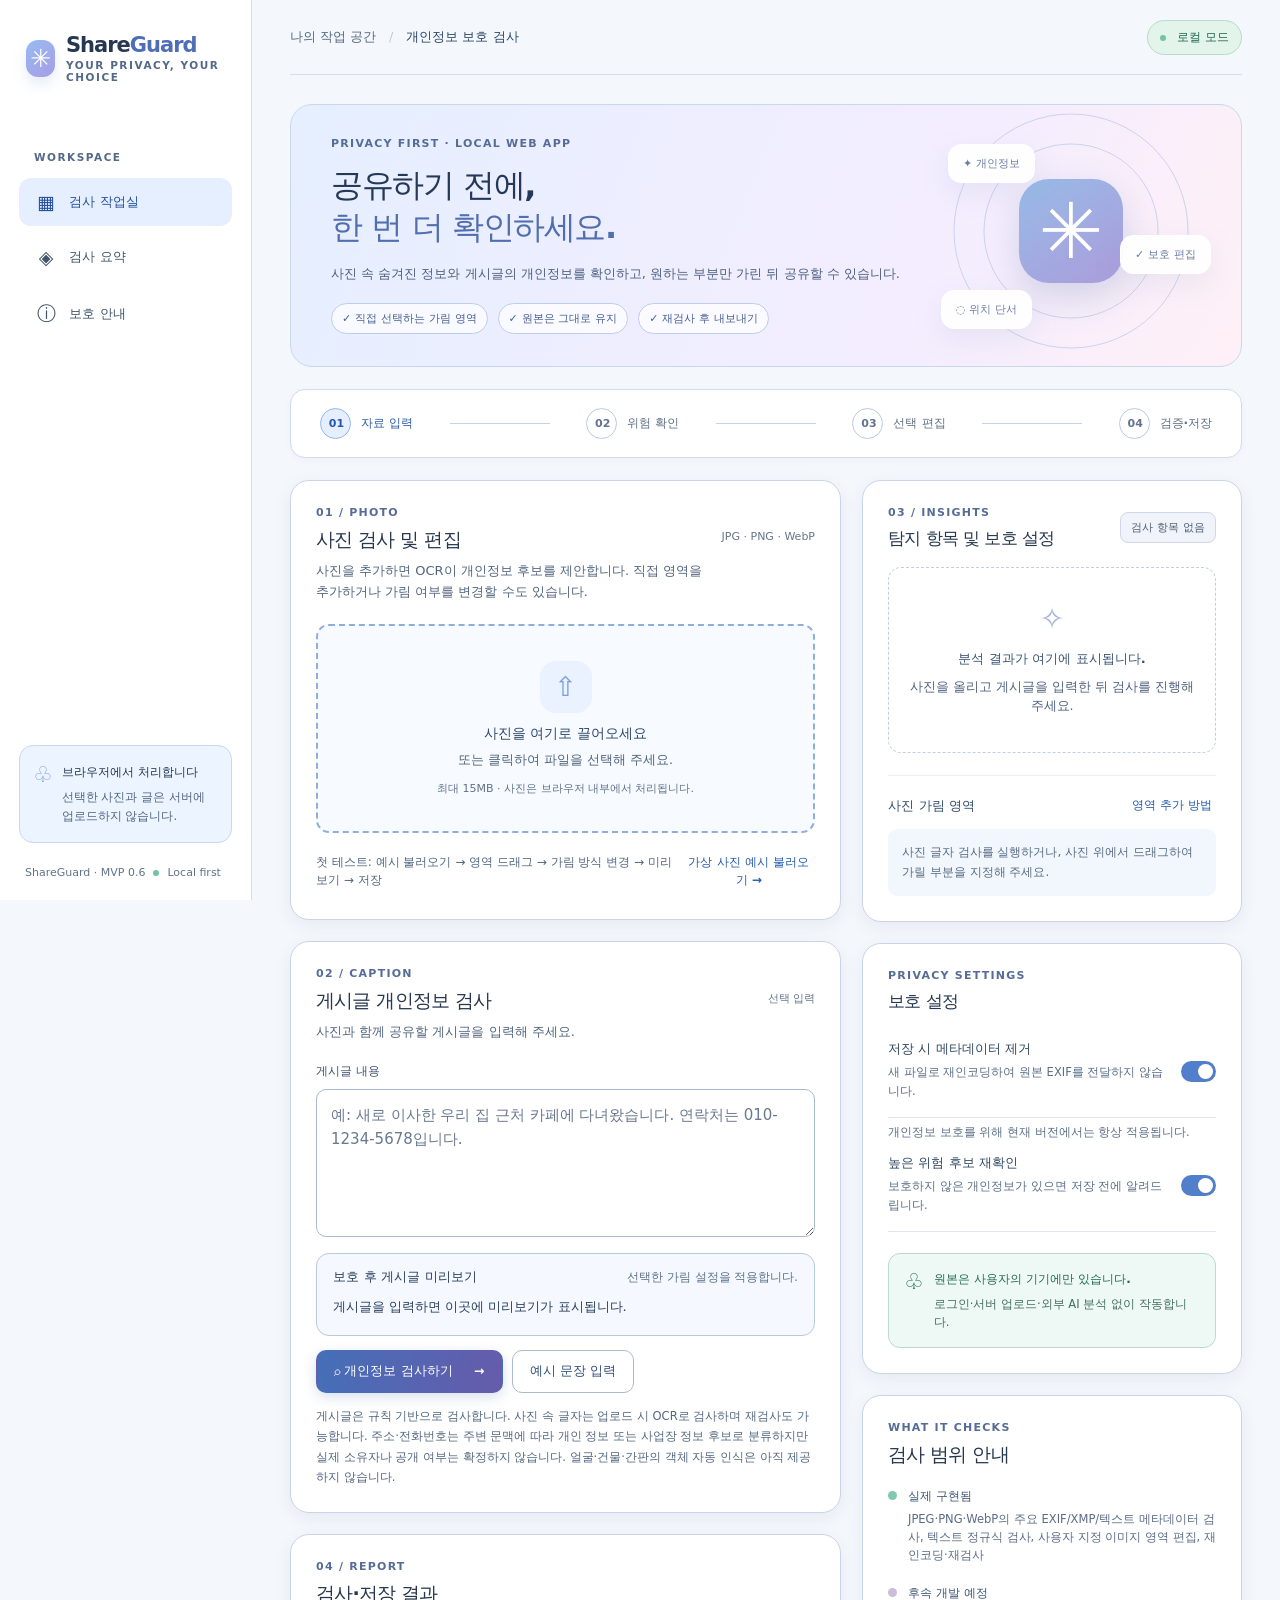
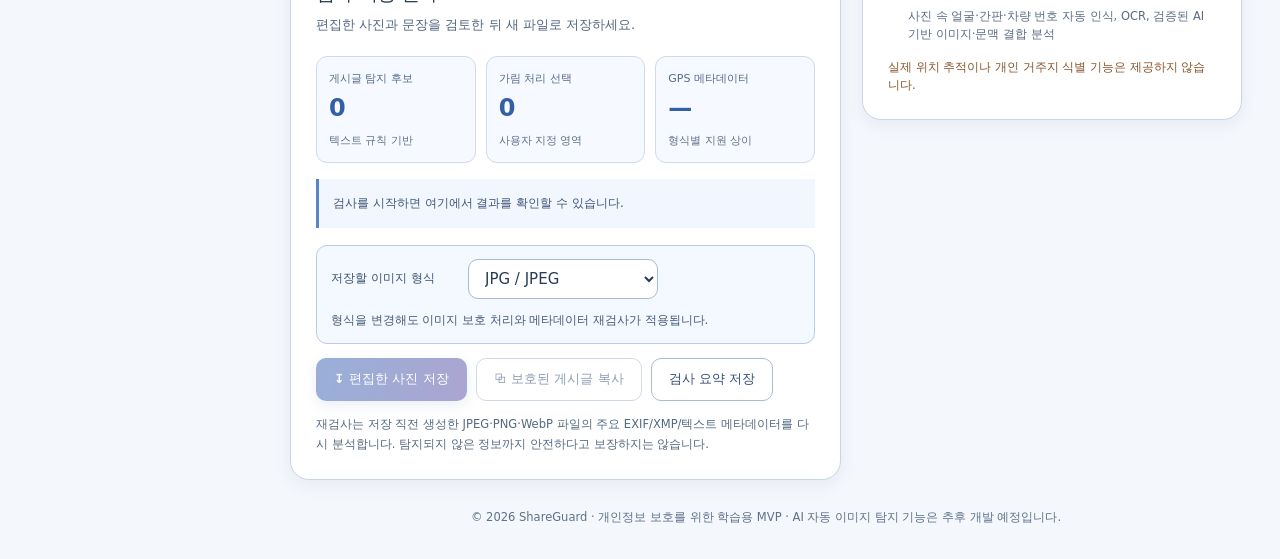
<file: index.html>
<!doctype html>
<html lang="ko">
<head>
  <meta charset="UTF-8" />
  <meta name="viewport" content="width=device-width,initial-scale=1" />
  <meta name="description" content="ShareGuard — 사진과 게시글의 개인정보 노출 단서를 검사하고, 공유 전 선택적으로 보호하는 웹앱" />
  <title>ShareGuard — 공유 전 개인정보 보호</title>
  <style>
:root{font-family:Pretendard,'Apple SD Gothic Neo','Malgun Gothic',system-ui,sans-serif;color:#26324b;background:#f7f9fd;font-synthesis:none;text-rendering:optimizeLegibility;-webkit-font-smoothing:antialiased;font-size:14px}*{box-sizing:border-box}html{scroll-behavior:smooth}body{margin:0}button,input,textarea,select{font:inherit}button{cursor:pointer}button:disabled{cursor:not-allowed;opacity:.48}button:focus-visible,a:focus-visible,input:focus-visible,textarea:focus-visible,select:focus-visible{outline:3px solid #96bdec;outline-offset:2px}a{color:inherit;text-decoration:none}h1,h2,h3,p{margin:0}.hidden{display:none!important}.layout{display:flex;min-height:100vh}.sidebar{width:252px;flex-shrink:0;background:#fff;border-right:1px solid #e9edf6;display:flex;flex-direction:column;position:sticky;top:0;height:100vh;padding:33px 19px 21px}.brand{display:flex;align-items:center;gap:11px;padding-left:7px;font-size:21px;font-weight:850;letter-spacing:-1px;color:#2b3956}.brand-icon{display:flex;align-items:center;justify-content:center;height:37px;width:37px;color:#fff;border-radius:12px;background:linear-gradient(145deg,#97bbf1,#a79de6);font-size:25px;box-shadow:0 7px 14px #9db9e645}.brand-accent{color:#7b95db}.brand small{display:block;font-size:8px;letter-spacing:1.55px;color:#8e9bb2;font-weight:800;margin-top:2px}.sidebar-label{font-size:10px;letter-spacing:1.5px;color:#a4aebe;font-weight:850;margin:68px 15px 15px}.main-nav{display:grid;gap:7px}.nav-item{padding:13px 17px;display:flex;align-items:center;gap:13px;border-radius:12px;color:#8792a5;font-weight:650;font-size:13px}.nav-item:hover,.nav-item.active{background:#eaf2ff;color:#5480c4}.nav-icon{font-size:19px;font-weight:400;width:20px;text-align:center}.side-bottom{margin-top:auto}.private-box{display:flex;gap:9px;padding:16px 13px;background:#f0f7ff;border:1px solid #e3eefb;border-radius:14px}.private-box strong{font-size:11px}.private-box p{font-size:10px;color:#8796aa;line-height:1.65;margin-top:7px}.private-icon{color:#83a7db;font-size:22px}.version{padding:23px 6px 0;color:#a0adbe;font-size:10px;display:flex;gap:8px;align-items:center}.dot,.status-dot{display:inline-block;width:6px;height:6px;border-radius:50%;background:#72c4a5}.main{min-width:0;flex:1;max-width:1600px;margin:0 auto;padding:0 38px 24px;width:100%}.topbar{height:75px;display:flex;justify-content:space-between;align-items:center;border-bottom:1px solid #e9edf5}.breadcrumb{color:#9aa6b8;font-size:12px}.breadcrumb span{padding:0 9px;color:#c1c9d5}.breadcrumb strong{color:#556884}.status-pill{background:#eff9f4;color:#57977d;font-size:11px;padding:8px 12px;border-radius:50px;font-weight:700}.status-dot{margin-right:7px}.hero{background:linear-gradient(112deg,#e5efff 0%,#f3edff 65%,#fff0f6 100%);border:1px solid #e2eaf8;min-height:255px;border-radius:22px;display:flex;overflow:hidden;position:relative;margin-top:29px;padding:32px 40px}.hero-text{position:relative;z-index:2}.eyebrow,.section-kicker{display:block;color:#8b9cc2;font-size:10px;font-weight:850;letter-spacing:1.7px}.hero h1{font-size:32px;line-height:1.32;font-weight:850;letter-spacing:-1.4px;margin:14px 0}.hero em{font-style:normal;color:#7e91cd}.hero p{color:#74839f;font-size:12px;line-height:1.75}.hero-features{display:flex;gap:10px;flex-wrap:wrap;margin-top:17px}.hero-features span{background:#ffffff87;border:1px solid #ffffffaa;padding:7px 10px;border-radius:30px;color:#6a8abb;font-size:10px;font-weight:750}.hero-visual{margin-left:auto;position:relative;width:260px;min-width:240px}.orbit{position:absolute;border:1px solid #a4b6e185;border-radius:50%;left:50%;top:48%;transform:translate(-50%,-50%)}.orbit-1{width:235px;height:235px}.orbit-2{width:175px;height:175px}.hero-shield{position:absolute;left:50%;top:48%;transform:translate(-50%,-50%);width:104px;height:104px;border-radius:30px;background:linear-gradient(145deg,#98bbe7,#ab9cdb);box-shadow:0 14px 35px #778fbb4b;display:grid;place-items:center;color:white;font-size:77px}.hero-float{position:absolute;white-space:nowrap;background:#fffffff2;border:1px solid #ffffff;border-radius:13px;box-shadow:0 10px 28px #839bba22;padding:11px 14px;color:#6a7d9f;font-size:11px;font-weight:750}.float-a{top:7px;left:7px}.float-b{right:-10px;top:98px}.float-c{bottom:5px;left:0}.stepper{display:flex;justify-content:space-around;align-items:center;background:white;border-radius:15px;margin:22px 0;padding:18px 18px;border:1px solid #edf0f7}.step{font-size:11px;display:flex;gap:10px;align-items:center;color:#97a5bb;font-weight:750;white-space:nowrap}.step b{font-size:11px;border:1px solid #e3eaf4;padding:8px;border-radius:50%;width:31px;height:31px;text-align:center;color:#a9b8cc}.step.active{color:#6688cd}.step.active b{background:#e6efff;color:#628cda;border-color:#cee0fd}.step-line{height:1px;background:#e5eaf3;flex:1;max-width:100px;margin:0 15px}.workspace-grid{display:grid;grid-template-columns:minmax(0,1.45fr) minmax(320px,1fr);gap:21px;align-items:start}.content-column,.right-column{display:flex;flex-direction:column;gap:21px}.panel{background:white;border:1px solid #e9eef6;border-radius:19px;box-shadow:0 5px 24px #42597c07;padding:25px}.panel-head{display:flex;justify-content:space-between;align-items:start;gap:15px;margin-bottom:21px}.panel h2{font-size:19px;letter-spacing:-.8px;margin-top:8px}.panel-head p{font-size:12px;color:#9aa6b9;line-height:1.65;margin-top:7px}.optional{margin-top:24px;white-space:nowrap;font-size:10px;color:#a5afc0}.dropzone{background:#f8faff;border:2px dashed #ccdafa;border-radius:13px;padding:35px 12px;text-align:center;cursor:pointer;transition:.2s}.dropzone:hover,.dropzone.dragover{background:#eef4ff;border-color:#8cb3ef}.upload-icon{height:52px;width:52px;margin:0 auto 12px;border-radius:16px;background:#eaf1ff;display:grid;place-items:center;color:#79a0db;font-size:27px}.dropzone h3{font-size:14px;color:#516681}.dropzone p{font-size:12px;margin:9px 0;color:#8d9aae}.dropzone span{font-size:10px;color:#b0bccd}.sample-row{display:flex;justify-content:space-between;gap:8px;margin-top:16px;font-size:11px;color:#9ba7ba;align-items:center}.link-btn{background:none;border:0;padding:4px;color:#668cd0;font-size:11px;font-weight:750}.link-btn:hover{text-decoration:underline}.text-panel textarea,.text-input{width:100%;padding:13px 14px;border-radius:10px;border:1px solid #dfe6f1;background:#fcfdff;color:#43546b;outline:none;line-height:1.6}.text-panel textarea:focus,.text-input:focus{border-color:#a1bdeb;box-shadow:0 0 0 3px #d8e7fd8a}.text-panel textarea{resize:vertical;min-height:115px}.field-label{display:block;font-size:11px;font-weight:750;color:#697d99;margin:12px 0 9px}.editor-row,.download-actions{display:flex;gap:9px;flex-wrap:wrap;margin-top:14px}.primary-btn,.secondary-btn{padding:12px 17px;border-radius:10px;border:1px solid transparent;font-size:12px;font-weight:750}.primary-btn{background:linear-gradient(105deg,#7da3df,#938ad7);color:#fff;box-shadow:0 5px 14px #93a5d333}.primary-btn:hover{filter:brightness(1.04)}.primary-btn span{padding-left:17px}.secondary-btn{background:white;color:#7188af;border-color:#e0e7f1}.secondary-btn:hover{background:#f6f9ff}.privacy-help{margin-top:13px;color:#9ca9bb;font-size:10px;line-height:1.75}.insights-panel .compact{align-items:center;margin-bottom:17px}.insights-panel .compact h2{font-size:16px}.risk-badge{font-size:10px;border-radius:8px;background:#f0f3f9;color:#8996a9;padding:7px 10px;font-weight:750;white-space:nowrap}.risk-badge.risk-high{background:#fff0eb;color:#cc796c}.risk-badge.risk-mid{background:#fff7e6;color:#bb944c}.empty-insights{text-align:center;padding:33px 15px 37px;color:#a5b1c0;border:1px dashed #e8edf5;border-radius:13px}.empty-insights .spark{font-size:30px;color:#a6b6db;display:block;margin-bottom:13px}.empty-insights strong{font-size:12px;color:#7488a6}.empty-insights p{font-size:11px;margin-top:10px;line-height:1.5}.result-intro{font-size:12px;color:#6b7991;line-height:1.5}.result-intro span{color:#7491d2;font-weight:850}.result-intro p{color:#a0acbc;margin:7px 0 15px;font-size:10px}.result-subtitle,.subsection-head{font-size:12px;color:#526681;font-weight:800;margin:13px 0 11px}.meta-row{padding:9px 0;border-bottom:1px solid #f0f3f9;display:flex;justify-content:space-between;gap:9px;font-size:11px}.meta-key{color:#92a0b4;flex-shrink:0}.meta-value{color:#596d8a;text-align:right;word-break:break-word}.meta-value.high{color:#bf6e66;font-weight:800}.muted{color:#a5afbf;font-size:11px;line-height:1.6}.finding-card{border:1px solid #e9edf4;border-radius:11px;padding:12px;margin-bottom:9px}.finding-top{display:flex;justify-content:space-between;align-items:center;gap:8px;font-size:11px}.finding-top strong{color:#546a86}.finding-risk{color:#b58c4e;background:#fff8e9;border-radius:5px;padding:3px 6px;font-size:9px}.finding-risk.high{color:#bc7165;background:#fff0ec}.finding-match{margin:8px 0;color:#72849a;background:#f5f8fd;border-radius:6px;padding:6px 8px;font-size:10px;overflow-wrap:anywhere}.finding-reason{font-size:11px;color:#8998ab;line-height:1.6}.finding-check{display:flex;align-items:center;gap:8px;font-size:11px;color:#6884b1;margin-top:11px;cursor:pointer}.finding-check input,.region-item input{accent-color:#729bd7;width:15px;height:15px;cursor:pointer}.context-notice{background:#fff8eb;border:1px solid #f0e2c3;color:#9e7e48;font-size:11px;padding:12px;border-radius:10px;line-height:1.6}.subsection-head{display:flex;justify-content:space-between;align-items:center;border-top:1px solid #edf1f7;padding-top:17px;margin-top:22px}.empty-regions{color:#a4b0c0;font-size:11px;line-height:1.6;background:#fafcff;padding:14px;border-radius:9px}.region-item{border:1px solid #ebeff6;border-radius:10px;margin-bottom:8px;padding:11px;display:flex;gap:8px;align-items:center}.region-item.current{border-color:#aec8f2;background:#f9fbff}.region-select{border:0;background:none;text-align:left;color:#506887;flex:1;font-size:11px;font-weight:750;overflow-wrap:anywhere}.region-mode-label{font-size:10px;color:#9facc0}.region-settings{margin-top:15px;padding:14px;border:1px solid #e1e9f6;border-radius:12px;background:#fafcff}.inline-settings{display:flex;justify-content:space-between;margin-top:12px;align-items:center;font-size:11px;color:#687f9d}.inline-settings input{border:0;background:none;width:42px;height:28px;cursor:pointer}.region-settings-actions{text-align:right;margin-top:12px}.tiny-warning{font-size:10px;line-height:1.6;color:#af947b;margin-top:14px}.policy-panel h2{font-size:17px;margin-bottom:13px}.switch-row{display:flex;align-items:center;justify-content:space-between;gap:9px;padding:15px 0;border-bottom:1px solid #f0f3f7;cursor:pointer}.switch-row>span:first-child{flex:1}.switch-row strong{display:block;font-size:12px;color:#526780}.switch-row small{font-size:10px;color:#a4afbf;line-height:1.7;display:block;margin-top:5px}.switch-row input{position:absolute;opacity:0;width:1px;height:1px}.switch-ui{width:35px;height:21px;flex-shrink:0;background:#d8dfeb;border-radius:20px;position:relative}.switch-ui:before{content:'';width:15px;height:15px;position:absolute;left:3px;top:3px;background:#fff;border-radius:50%;box-shadow:0 1px 2px #7775}.switch-row input:checked+.switch-ui{background:#9dbce9}.switch-row input:checked+.switch-ui:before{transform:translateX(14px)}.locked-note{color:#a7b2c0;font-size:10px;margin:7px 0 0}.privacy-ribbon{display:flex;gap:10px;border-radius:12px;padding:15px;margin-top:21px;background:#eef9f5;color:#60937f}.privacy-ribbon>span{font-size:22px}.privacy-ribbon strong{font-size:11px}.privacy-ribbon p{font-size:10px;color:#8aaa9e;line-height:1.6;margin-top:7px}.scope-item{display:flex;gap:11px;margin-top:18px}.scope-dot{width:9px;height:9px;border-radius:50%;margin-top:5px;flex-shrink:0}.scope-dot.done{background:#82c8ae}.scope-dot.planned{background:#c9bddc}.scope-item strong{font-size:11px;color:#697e98}.scope-item p{font-size:10px;color:#a3afbf;margin-top:5px;line-height:1.6}.report-cards{display:grid;grid-template-columns:repeat(3,minmax(0,1fr));gap:10px}.report-stat{background:#f7faff;padding:14px 12px;border-radius:11px}.report-stat span{color:#8497b1;font-size:10px;display:block}.report-stat strong{font-size:24px;color:#6c8ec3;display:block;margin:8px 0;font-variant-numeric:tabular-nums}.report-stat small{font-size:9px;color:#a2b1c4}.report-note{color:#7587a2;font-size:11px;background:#f9fbff;border-left:3px solid #aac3eb;margin-top:16px;padding:14px;line-height:1.7}.photo-area{border:1px solid #e9eef6;border-radius:13px;padding:13px}.photo-toolbar{display:flex;align-items:center;justify-content:space-between;gap:8px;margin-bottom:12px}.file-info{display:flex;gap:8px;align-items:center;min-width:0}.file-mark{background:#eef4fd;color:#83a1ce;border-radius:10px;padding:10px;font-size:16px}.file-info strong{display:block;color:#586f8b;font-size:11px;overflow:hidden;text-overflow:ellipsis;white-space:nowrap;max-width:210px}.file-info small{display:block;color:#a6b4c5;font-size:10px;margin-top:4px}.photo-actions{display:flex;gap:5px;flex-shrink:0}.mini-btn{padding:7px 9px;color:#7f91ad;border:1px solid #e1e8f4;background:white;border-radius:7px;font-size:10px}.mini-btn:hover{background:#f6f9ff}.danger-outline{color:#c68c8d}.editor-controls{display:flex;align-items:center;justify-content:space-between;gap:8px;margin:9px 0;flex-wrap:wrap}.mode-group{display:flex;background:#f3f6fc;border-radius:9px;padding:3px;gap:2px}.mode-btn{border:0;background:transparent;padding:9px 10px;color:#92a2b6;font-size:10px;border-radius:7px}.mode-btn.selected{background:white;color:#6d8bc6;box-shadow:0 1px 7px #627ba71a}.image-stage{position:relative;line-height:0;border-radius:10px;overflow:hidden;background:#eef2fa;touch-action:none;user-select:none;min-height:80px;cursor:crosshair}.image-stage.in-preview{cursor:default}.image-stage img{display:block;width:100%;height:auto}.image-stage .preview-canvas{display:block;width:100%;height:auto}.region-layer{position:absolute;inset:0;pointer-events:none}.region-overlay{position:absolute;border:2px dashed #f4db6e;background:#fdf0a32b}.region-overlay.active-mask{border-color:#70aff0;background:#4aa4ff24}.region-overlay.highlight{outline:2px solid #fdfdfd;outline-offset:-5px}.region-tag{position:absolute;top:0;left:0;white-space:nowrap;line-height:1;background:#6590cbf2;color:white;font-size:10px;padding:5px}.drawing-rect{position:absolute;border:2px solid #96b6e7;background:#c5dafe50;pointer-events:none}.stage-hint{font-size:10px;color:#9eabba;margin:11px 0 0;line-height:1.6}.photo-foot{display:flex;justify-content:space-between;align-items:center;gap:8px;margin-top:13px;font-size:10px;color:#a2b0c3}.info-label{color:#648dbd}.compare-block{margin:20px 0 6px;border-top:1px solid #e8eef6;padding-top:15px}.compare-head{display:flex;flex-direction:column;gap:4px;margin-bottom:12px}.compare-head strong{font-size:12px}.compare-head span{font-size:10px;color:#93a4ba}.comparison{position:relative;width:100%;overflow:hidden;border-radius:10px;background:#f6f7fa}.comparison img{width:100%;height:100%;position:absolute;inset:0;object-fit:fill}.compare-slider-label{display:flex;justify-content:space-between;font-size:11px;margin-top:12px;color:#6d829d}.compare-block input[type=range]{accent-color:#86a7df;width:100%;margin-top:11px}.risk-dialog{border:1px solid #edf0f5;box-shadow:0 20px 70px #3548664b;border-radius:18px;padding:27px;max-width:430px;width:calc(100% - 30px)}.risk-dialog::backdrop{background:#23304365}.risk-dialog h2{font-size:18px;color:#36475d}.risk-dialog p{font-size:12px;color:#7f8da1;line-height:1.7;margin-top:14px}.dialog-actions{display:flex;justify-content:end;gap:8px;margin-top:23px}.toast{position:fixed;bottom:25px;right:25px;z-index:20;background:#455d79;color:white;font-size:12px;line-height:1.6;padding:12px 19px;border-radius:12px;box-shadow:0 12px 30px #50617d40;opacity:0;transform:translateY(10px);pointer-events:none;transition:.2s;max-width:390px}.toast.visible{opacity:1;transform:translateY(0)}.toast.error{background:#a9696a}footer{padding:30px 5px 10px;color:#a8b4c4;font-size:10px;text-align:center}
@media(max-width:1230px){.sidebar{width:215px}.main{padding:0 22px 22px}.workspace-grid{grid-template-columns:minmax(0,1fr) 340px;gap:16px}.panel{padding:20px}.hero{padding:26px}.hero-visual{min-width:160px;width:180px}.float-b{right:-15px}.hero h1{font-size:29px}}
@media(max-width:1040px){.workspace-grid{grid-template-columns:1fr}.right-column{display:grid;grid-template-columns:1fr 1fr;align-items:start}.insights-panel{grid-column:span 2}.hero-visual{min-width:225px}.main{padding:0 20px 25px}}
@media(max-width:680px){.layout{display:block}.sidebar{width:100%;height:auto;position:relative;padding:15px 15px 10px;border-right:none;border-bottom:1px solid #eef1f7}.brand{font-size:20px}.sidebar-label,.side-bottom{display:none}.main-nav{display:flex;margin-top:11px;gap:5px;overflow-x:auto}.nav-item{padding:9px 12px;font-size:11px;white-space:nowrap}.main{padding:0 14px 15px}.topbar{height:48px}.hero{padding:25px 23px;min-height:215px;margin-top:14px}.hero h1{font-size:27px}.hero-visual{position:absolute;right:-120px;top:25px;opacity:.24}.hero-text{max-width:calc(100% - 20px)}.hero-features{gap:5px}.hero-features span{font-size:9px;padding:5px 7px}.stepper{padding:13px 9px;margin:15px 0}.step{font-size:0;gap:2px}.step b{font-size:10px;width:30px;height:30px;padding:8px}.step-line{margin:0 4px}.panel{padding:17px;border-radius:15px}.panel h2{font-size:17px}.optional{font-size:9px}.right-column{display:flex}.report-cards{gap:6px}.report-stat{padding:10px 8px}.report-stat span{font-size:9px}.report-stat strong{font-size:20px}.photo-toolbar{flex-wrap:wrap}.photo-actions{margin-left:auto}.file-info strong{max-width:180px}.hero-visual .hero-float{display:none}.toast{bottom:14px;left:14px;right:14px;max-width:none;text-align:center}}

.masked-preview{border:1px solid #dce4f3;background:#f8faff;border-radius:13px;padding:14px 16px;margin-top:12px;margin-bottom:12px}.masked-preview-head{display:flex;justify-content:space-between;gap:10px;align-items:center;font-size:12px;color:#2e3d58}.masked-preview-head span{font-size:11px;color:#8895aa}.masked-preview pre{white-space:pre-wrap;overflow-wrap:anywhere;font-family:inherit;line-height:1.65;color:#354560;font-size:13px;margin:10px 0 0;min-height:25px}@media(max-width:600px){.masked-preview-head{align-items:start;flex-direction:column;gap:4px}}


/* v0.6 - contextual OCR risk evidence, readable candidate cards */
.region-info{min-width:0;flex:1;display:flex;flex-direction:column;gap:5px}
.region-item{align-items:flex-start;border-color:#cad7eb;padding:13px;gap:11px}
.region-select{width:100%;font-size:13px;font-weight:780;line-height:1.45}
.region-mode-label{color:#466183;font-size:11px;white-space:nowrap;padding-top:3px}
.region-item input[type=checkbox]{width:18px;height:18px;flex-shrink:0;margin:4px 0 0;accent-color:#567cce}
.region-explanation{font-size:11px;color:#355e92;font-weight:750;line-height:1.5}
.region-reason,.region-tip{font-size:11px;color:#354966;line-height:1.55;margin:0}
.region-tip{color:#566d8c}
@media(max-width:700px){.region-item{flex-wrap:wrap}.region-mode-label{order:3;flex-basis:100%;padding-left:0}.region-info{flex-basis:calc(100% - 35px)}}
</style>
  <style>
/* ShareGuard readability pass v0.3: stronger type and clear component boundaries.
   This layer intentionally leaves editing and security JavaScript untouched. */
:root {
  color: #25354d;
  background: #f4f7fc;
  font-size: 15px;
  -webkit-font-smoothing: auto;
  text-rendering: optimizeLegibility;
}
body { color: #25354d; }
.sidebar { border-right: 1px solid #d2dded; }
.brand { color: #263751; }
.brand-accent { color: #4e6fb8; }
.brand small, .sidebar-label { color: #526987; font-size: 10.5px; }
.nav-item { color: #42546c; font-size: 13px; font-weight: 700; }
.nav-item.active, .nav-item:hover { color: #234f9a; background: #e6efff; }
.private-box { background: #ebf4ff; border-color: #c6d9f2; }
.private-box strong { color: #253952; font-size: 12px; }
.private-box p { color: #536781; font-size: 11.5px; }
.version { color: #61738b; font-size: 11px; }
.topbar { border-bottom-color: #d3dfed; }
.breadcrumb { color: #556980; font-size: 12.5px; }
.breadcrumb strong { color: #2b4768; }
.status-pill { color: #23674e; background: #e3f4eb; border: 1px solid #b6dcc7; font-size: 12px; }
.hero { border-color: #c8d7ed; }
.eyebrow, .section-kicker { color: #556c97; font-size: 11px; letter-spacing: 1.25px; }
.hero h1 { color: #253858; }
.hero em { color: #516eaf; }
.hero p { color: #4e6080; font-size: 13px; line-height: 1.8; }
.hero-features span { color: #455f91; border-color: #bdceec; background: #ffffffba; font-size: 11px; }
.stepper { border-color: #cfdced; box-shadow: 0 2px 10px #263b5908; }
.step { color: #5f6f84; font-size: 12px; }
.step b { color: #60738f; border-color: #b9cbe3; font-size: 11px; }
.step.active { color: #2e5ca5; }
.step.active b { color: #2358aa; border-color: #94b8eb; }
.step-line { background: #c7d4e6; }
.panel { border: 1.5px solid #c9d5e7; box-shadow: 0 5px 18px #243c5b10; }
.panel h2 { color: #26374e; font-weight: 800; }
.panel-head p { color: #52657e; font-size: 13px; line-height: 1.65; }
.optional { color: #65758b; font-size: 11px; }
.dropzone { border-color: #8faede; background: #f7faff; }
.dropzone h3 { color: #2e4969; font-size: 14px; }
.dropzone p { color: #50647e; font-size: 12.5px; }
.dropzone span { color: #60738a; font-size: 11px; }
.sample-row { color: #526783; font-size: 12px; }
.link-btn { color: #245baf; font-size: 12px; }
.text-panel textarea, .text-input, select { border-color: #a8bad2; color: #293b55; background: #fff; }
.text-panel textarea::placeholder, .text-input::placeholder { color: #697990; opacity: 1; }
.text-panel textarea:focus, .text-input:focus, select:focus { border-color: #4378c9; box-shadow: 0 0 0 3px #bcd5fa99; }
.field-label { color: #3d526e; font-size: 12px; }
.primary-btn, .secondary-btn { font-size: 12.5px; font-weight: 750; }
.primary-btn { background: linear-gradient(105deg, #456fb8, #665bab); box-shadow: 0 4px 13px #5878b53b; }
.secondary-btn, .mini-btn { border-color: #aabbcf; color: #344f77; }
.secondary-btn:hover, .mini-btn:hover { background: #eef4ff; border-color: #7298ce; }
button:disabled { opacity: .55; }
.privacy-help { color: #536881; font-size: 11.5px; }
.insights-panel .compact h2 { font-size: 17px; }
.risk-badge { color: #4e5f76; border: 1px solid #ced8e6; font-size: 11px; }
.risk-badge.risk-high, .finding-risk.high { background: #fff0ea; color: #a63427; border-color: #f0b3a7; }
.risk-badge.risk-mid, .finding-risk { background: #fff6e6; color: #8d5710; border-color: #e7ca94; }
.empty-insights { color: #586d86; border-color: #bed0e6; }
.empty-insights strong { color: #3b5475; font-size: 13px; }
.empty-insights p, .result-intro { color: #50647d; font-size: 12.5px; }
.result-intro span { color: #305da8; }
.result-intro p { color: #61738c; font-size: 11.5px; }
.result-subtitle, .subsection-head { color: #324d6b; font-size: 13px; }
.meta-row { border-bottom-color: #dfe7f2; font-size: 12px; }
.meta-key { color: #536882; }
.meta-value { color: #2b425d; }
.meta-value.high { color: #aa3427; }
.muted { color: #596c82; font-size: 12px; }
.finding-card, .region-item { border: 1px solid #bfcee2; }
.finding-top { font-size: 12px; }
.finding-top strong, .region-select { color: #2e4867; font-size: 12px; }
.finding-risk { border: 1px solid #e6d0a2; font-size: 10.5px; }
.finding-match { color: #334b6b; background: #edf3fc; font-size: 11.5px; }
.finding-reason, .finding-check { color: #4c627f; font-size: 12px; }
.context-notice { color: #7c531e; border-color: #dec18c; font-size: 12px; }
.empty-regions { color: #586c84; background: #f2f6fd; font-size: 12px; }
.region-item.current { border-color: #6d99d5; background: #f0f6ff; }
.region-mode-label { color: #5c718e; font-size: 11px; }
.region-settings { border-color: #b9cbe3; }
.inline-settings { color: #394f6b; font-size: 12px; }
.tiny-warning { color: #88552a; font-size: 11.5px; }
.switch-row { border-bottom-color: #dce5f1; }
.switch-row strong { color: #304963; font-size: 12.5px; }
.switch-row small { color: #5a6f88; font-size: 11.5px; }
.switch-ui { background: #a9b6c9; }
.switch-row input:checked + .switch-ui { background: #527fcb; }
.locked-note { color: #5b7087; font-size: 11.5px; }
.privacy-ribbon { border: 1px solid #badacb; color: #236c53; }
.privacy-ribbon strong { font-size: 12px; }
.privacy-ribbon p { color: #436f60; font-size: 11.5px; }
.scope-item strong { color: #3d5574; font-size: 12px; }
.scope-item p { color: #5a6c85; font-size: 11.5px; }
.report-stat { border: 1px solid #cfdaea; background: #f6f9ff; }
.report-stat span { color: #536b89; font-size: 11px; }
.report-stat strong { color: #335fa4; }
.report-stat small { color: #60718a; font-size: 10.5px; }
.report-note { color: #415777; background: #f1f6ff; border-left-color: #5c83c5; font-size: 12px; }
.photo-area { border-color: #c1cee1; }
.file-info strong { color: #304d70; font-size: 12px; }
.file-info small { color: #63768d; font-size: 11px; }
.mini-btn { font-size: 11px; }
.mode-group { background: #e7eef9; border: 1px solid #cbd9ed; }
.mode-btn { color: #4f6582; font-size: 11.5px; }
.mode-btn.selected { color: #2456a0; box-shadow: 0 1px 5px #4a6b9a25; }
.stage-hint, .photo-foot { color: #536983; font-size: 11.5px; }
.info-label { color: #285f9e; }
.compare-block { border-top-color: #cbd9e8; }
.compare-head strong { color: #273e5a; font-size: 13px; }
.compare-head span { color: #5d728c; font-size: 11.5px; }
.compare-slider-label { color: #486181; font-size: 12px; }
.masked-preview { border-color: #b8c8df; background: #f5f9ff; }
.masked-preview-head { color: #293f5c; font-size: 13px; }
.masked-preview-head span { color: #5d7189; font-size: 11.5px; }
.masked-preview pre { color: #293f5c; font-size: 13px; }
.risk-dialog { border-color: #b6c6d9; }
.risk-dialog h2 { color: #283f5b; }
.risk-dialog p { color: #4a617b; font-size: 13px; }
footer { color: #5e7189; font-size: 11.5px; }
@media (max-width: 680px) {
  .nav-item { font-size: 12px; }
  .panel h2 { font-size: 18px; }
  .step { font-size: 0; }
  .report-stat span { font-size: 10px; }
}
/* Image format and export controls */
.export-choice { display: flex; align-items: center; gap: 12px; flex-wrap: wrap; margin-top: 17px; padding: 13px 14px; background: #f4f8ff; border: 1px solid #b8cce6; border-radius: 11px; }
.export-choice .field-label { margin: 0; min-width: 125px; }
.export-choice .text-input { flex: 0 1 190px; min-width: 135px; padding: 9px 12px; background: #fff; }
.export-choice .format-help { color: #455b75; font-size: 11.5px; line-height: 1.65; flex: 1 1 240px; }
/* Discernible selected states and result details */
.region-item:focus-within, .finding-card:focus-within { outline: 2px solid #6b92cf; outline-offset: 2px; }
.meta-row .meta-value { max-width: 64%; line-height: 1.6; }
.photo-toolbar, .sample-row { line-height: 1.55; }
@media (max-width: 640px) {
  .export-choice { align-items: stretch; flex-direction: column; gap: 7px; }
  .export-choice .text-input, .export-choice .format-help { flex: unset; width: 100%; }
}


/* v0.4 local OCR panel */
.ocr-panel{margin:15px 0 12px;padding:17px 18px;border:1.5px solid #bbcee8;border-radius:14px;background:linear-gradient(115deg,#f3f8ff,#fbf8ff)}
.ocr-top{display:flex;align-items:center;justify-content:space-between;gap:16px}.ocr-top strong{font-size:15px;color:#253f61;font-weight:800}.ocr-top p{margin:5px 0 0;color:#566c88;font-size:12px;line-height:1.6}.ocr-action{flex:none;white-space:nowrap}
.ocr-status{margin-top:12px;border-radius:9px;padding:10px 12px;color:#31577e;background:#eaf2ff;font-size:12px;font-weight:700;line-height:1.55}
.ocr-status[data-state="success"]{background:#e8f7f0;color:#24694d}.ocr-status[data-state="error"]{background:#fff0ed;color:#9f4032}
.ocr-disclaimer{color:#566880;font-size:11px;line-height:1.65;margin:10px 0 0}.region-item.ocr-region{border-color:#9ebee4;background:#f3f8ff}
@media(max-width:700px){.ocr-top{flex-direction:column;align-items:stretch}.ocr-top .ocr-action{width:100%}}

.ocr-summary{margin-top:8px;font-weight:700;font-size:13px;color:#203850;background:#edf5fc;border:1px solid #bacfe5;border-radius:9px;padding:10px 12px;line-height:1.6}
.ocr-text-details{margin-top:9px;border:1px solid #c2d1e6;border-radius:9px;padding:9px 12px;background:#fff;color:#243956;font-size:13px}
.ocr-text-details summary{cursor:pointer;font-weight:700}
.ocr-text-details pre{white-space:pre-wrap;overflow-wrap:anywhere;max-height:200px;overflow:auto;line-height:1.65;font-size:12px}
.photo-foot{flex-wrap:wrap;gap:7px}
</style>
</head>
<body>
  <div class="layout">
    <aside class="sidebar" aria-label="주 메뉴">
      <a class="brand" href="#top" aria-label="ShareGuard 처음으로"><span class="brand-icon">✳</span><span>Share<span class="brand-accent">Guard</span><small>YOUR PRIVACY, YOUR CHOICE</small></span></a>
      <div class="sidebar-label">WORKSPACE</div>
      <nav class="main-nav" aria-label="작업 화면">
        <a href="#workspace" class="nav-item active"><span class="nav-icon">▦</span> 검사 작업실</a>
        <a href="#reports" class="nav-item"><span class="nav-icon">◈</span> 검사 요약</a>
        <a href="#about" class="nav-item"><span class="nav-icon">ⓘ</span> 보호 안내</a>
      </nav>
      <div class="side-bottom">
        <div class="private-box"><span class="private-icon">♧</span><div><strong>브라우저에서 처리합니다</strong><p>선택한 사진과 글은 서버에 업로드하지 않습니다.</p></div></div>
        <div class="version">ShareGuard · MVP 0.6 <span class="dot"></span> Local first</div>
      </div>
    </aside>
    <main id="top" class="main">
      <header class="topbar"><span class="breadcrumb">나의 작업 공간 <span>/</span> <strong>개인정보 보호 검사</strong></span><span class="status-pill"><span class="status-dot"></span> 로컬 모드</span></header>
      <section class="hero" id="workspace">
        <div class="hero-text"><span class="eyebrow">PRIVACY FIRST · LOCAL WEB APP</span><h1>공유하기 전에,<br/><em>한 번 더 확인하세요.</em></h1><p>사진 속 숨겨진 정보와 게시글의 개인정보를 확인하고, 원하는 부분만 가린 뒤 공유할 수 있습니다.</p><div class="hero-features"><span>✓ 직접 선택하는 가림 영역</span><span>✓ 원본은 그대로 유지</span><span>✓ 재검사 후 내보내기</span></div></div>
        <div class="hero-visual" aria-hidden="true"><div class="orbit orbit-1"></div><div class="orbit orbit-2"></div><div class="hero-shield">✳</div><span class="hero-float float-a">✦ 개인정보</span><span class="hero-float float-b">✓ 보호 편집</span><span class="hero-float float-c">◌ 위치 단서</span></div>
      </section>
      <section class="stepper" aria-label="진행 단계"><span class="step active"><b>01</b> 자료 입력</span><span class="step-line"></span><span class="step"><b>02</b> 위험 확인</span><span class="step-line"></span><span class="step"><b>03</b> 선택 편집</span><span class="step-line"></span><span class="step"><b>04</b> 검증·저장</span></section>
      <div class="workspace-grid">
        <div class="content-column">
          <section class="panel image-panel" aria-labelledby="photo-heading">
            <div class="panel-head"><div><div class="section-kicker">01 / PHOTO</div><h2 id="photo-heading">사진 검사 및 편집</h2><p>사진을 추가하면 OCR이 개인정보 후보를 제안합니다. 직접 영역을 추가하거나 가림 여부를 변경할 수도 있습니다.</p></div><span class="optional">JPG · PNG · WebP</span></div>
            <div id="dropzone" class="dropzone" tabindex="0" role="button" aria-label="사진 업로드"><div class="upload-icon">⇧</div><h3>사진을 여기로 끌어오세요</h3><p>또는 클릭하여 파일을 선택해 주세요.</p><span>최대 15MB · 사진은 브라우저 내부에서 처리됩니다.</span><input id="fileInput" type="file" accept="image/jpeg,image/png,image/webp" hidden /></div>
            <div id="photoArea" class="photo-area hidden"><div class="photo-toolbar"><div class="file-info"><span class="file-mark">▧</span><span><strong id="fileName">photo.jpg</strong><small id="fileSize">—</small></span></div><div class="photo-actions"><button class="mini-btn" id="replacePhoto" type="button">사진 변경</button><button class="mini-btn danger-outline" id="clearPhoto" type="button">제거</button></div></div>
              <div class="ocr-panel" aria-label="사진 문자 자동 검사">
                <div class="ocr-top"><div><strong>사진 속 개인정보 자동 찾기</strong><p>사진을 올리면 한국어·영어 글자를 자동으로 읽고 개인정보 가림 후보를 제안합니다. GPS 정보 유무와 무관하게 실행됩니다.</p></div><button id="runPhotoOCR" class="primary-btn ocr-action" type="button">⌕ 사진 글자 검사</button></div>
                <div id="ocrStatus" class="ocr-status" role="status" aria-live="polite">사진을 업로드하면 글자 인식 검사가 시작됩니다.</div>
                <div id="ocrSummary" class="ocr-summary" aria-live="polite">문자 인식: 아직 실행 전 · 개인정보 후보: 미검사</div>
                <details id="ocrTextDetails" class="ocr-text-details hidden"><summary>인식된 글자 직접 확인 (이 기기에서만 표시)</summary><pre id="ocrRawText"></pre></details>
                <p class="ocr-disclaimer">OCR은 이 기기에서 실행됩니다. 첫 검사 시 인식 엔진과 언어 데이터만 다운로드하며 사진 파일 자체는 전송하지 않습니다. 흐릿하거나 작은 글씨는 놓칠 수 있습니다. 원본을 반드시 직접 확인해 주세요.</p>
              </div>
              <div class="editor-controls"><div class="mode-group" role="group" aria-label="편집 모드"><button id="drawMode" class="mode-btn selected" type="button">▧ 영역 지정</button><button id="cropMode" class="mode-btn" type="button">⌗ 자르기</button><button id="viewMode" class="mode-btn" type="button">◉ 미리보기</button></div><button id="resetEdits" class="mini-btn" type="button">↶ 편집 초기화</button></div>
              <div id="imageStage" class="image-stage" aria-label="사진 편집 영역"><img id="originalPhoto" alt="사용자가 업로드한 원본 사진" draggable="false" /><canvas id="previewCanvas" class="preview-canvas hidden" aria-label="보호 처리된 사진 미리보기"></canvas><div id="regionLayer" class="region-layer"></div><div id="drawingRect" class="drawing-rect hidden"></div></div>
              <div class="stage-hint" id="stageHint">사진에서 가릴 영역을 마우스로 드래그하거나 터치로 지정해 주세요.</div>
              <div id="compareBlock" class="compare-block hidden"><div class="compare-head"><strong>원본 · 편집본 비교</strong><span>슬라이더를 움직여 확인할 수 있습니다.</span></div><div class="comparison" id="comparison"><img id="compareOriginal" alt="원본 사진 비교 이미지" draggable="false" /><img id="compareEdited" alt="보호 편집된 결과 이미지" draggable="false" /></div><label class="compare-slider-label" for="compareSlider">편집본 표시 비율 <output id="compareValue">50%</output></label><input id="compareSlider" type="range" min="0" max="100" value="50" /></div>
              <div class="photo-foot"><span id="metadataBadge" class="info-label">사진을 분석하지 않았습니다.</span><span id="regionCount">지정된 영역 0개</span></div>
            </div>
            <div class="sample-row"><span>첫 테스트: 예시 불러오기 → 영역 드래그 → 가림 방식 변경 → 미리보기 → 저장</span><button class="link-btn" id="loadDemo" type="button">가상 사진 예시 불러오기 →</button></div>
          </section>
          <section class="panel text-panel"><div class="panel-head"><div><div class="section-kicker">02 / CAPTION</div><h2>게시글 개인정보 검사</h2><p>사진과 함께 공유할 게시글을 입력해 주세요.</p></div><span class="optional">선택 입력</span></div><label for="captionInput" class="field-label">게시글 내용</label><textarea id="captionInput" placeholder="예: 새로 이사한 우리 집 근처 카페에 다녀왔습니다. 연락처는 010-1234-5678입니다." rows="5" spellcheck="false"></textarea><div class="masked-preview"><div class="masked-preview-head"><strong>보호 후 게시글 미리보기</strong><span>선택한 가림 설정을 적용합니다.</span></div><pre id="captionPreview" aria-live="polite">게시글을 입력하면 이곳에 미리보기가 표시됩니다.</pre></div><div class="editor-row"><button id="runScan" class="primary-btn" type="button">⌕ 개인정보 검사하기 <span>→</span></button><button id="loadTextDemo" class="secondary-btn" type="button">예시 문장 입력</button></div><p class="privacy-help">게시글은 규칙 기반으로 검사합니다. 사진 속 글자는 업로드 시 OCR로 검사하며 재검사도 가능합니다. 주소·전화번호는 주변 문맥에 따라 개인 정보 또는 사업장 정보 후보로 분류하지만 실제 소유자나 공개 여부는 확정하지 않습니다. 얼굴·건물·간판의 객체 자동 인식은 아직 제공하지 않습니다.</p></section>
          <section id="reports" class="panel report-panel"><div class="panel-head"><div><div class="section-kicker">04 / REPORT</div><h2>검사·저장 결과</h2><p>편집한 사진과 문장을 검토한 뒤 새 파일로 저장하세요.</p></div></div><div class="report-cards"><div class="report-stat"><span>게시글 탐지 후보</span><strong id="statText">0</strong><small>텍스트 규칙 기반</small></div><div class="report-stat"><span>가림 처리 선택</span><strong id="statRegions">0</strong><small>사용자 지정 영역</small></div><div class="report-stat"><span>GPS 메타데이터</span><strong id="statGps">—</strong><small>형식별 지원 상이</small></div></div><div class="report-note" id="reportNote">검사를 시작하면 여기에서 결과를 확인할 수 있습니다.</div><div class="export-choice"><label class="field-label" for="exportFormat">저장할 이미지 형식</label><select id="exportFormat" class="text-input"><option value="image/jpeg">JPG / JPEG</option><option value="image/png">PNG</option><option value="image/webp">WebP</option></select><span class="format-help">형식을 변경해도 이미지 보호 처리와 메타데이터 재검사가 적용됩니다.</span></div><div class="download-actions"><button class="primary-btn" id="exportImage" type="button" disabled>↧ 편집한 사진 저장</button><button class="secondary-btn" id="copyCaption" type="button" disabled>⧉ 보호된 게시글 복사</button><button class="secondary-btn" id="exportReport" type="button">검사 요약 저장</button></div><p class="privacy-help">재검사는 저장 직전 생성한 JPEG·PNG·WebP 파일의 주요 EXIF/XMP/텍스트 메타데이터를 다시 분석합니다. 탐지되지 않은 정보까지 안전하다고 보장하지는 않습니다.</p></section>
        </div>
        <div class="right-column">
          <section class="panel insights-panel"><div class="panel-head compact"><div><div class="section-kicker">03 / INSIGHTS</div><h2>탐지 항목 및 보호 설정</h2></div><span id="riskBadge" class="risk-badge">미검사</span></div><div id="emptyInsights" class="empty-insights"><span class="spark">✧</span><strong>분석 결과가 여기에 표시됩니다.</strong><p>사진을 올리고 게시글을 입력한 뒤 검사를 진행해 주세요.</p></div><div id="scanResults" class="hidden"><div class="result-intro"><span id="resultCount">0개</span>의 개인정보·위치 단서 후보를 확인했습니다.<p>탐지 결과에는 오탐·미탐이 있을 수 있습니다. 표시된 근거를 확인해 주세요.</p></div><div id="metadataList" class="metadata-list"></div><div id="textList" class="finding-list"></div><div id="crossContext" class="context-notice hidden"></div></div><div class="subsection-head"><strong>사진 가림 영역</strong><button class="link-btn" id="addAreaHint" type="button">영역 추가 방법</button></div><div id="regionEmpty" class="empty-regions">사진 글자 검사를 실행하거나, 사진 위에서 드래그하여 가릴 부분을 지정해 주세요.</div><div id="regionList" class="region-list"></div><div id="regionSettings" class="region-settings hidden"><label class="field-label" for="regionLabel">선택 영역 이름</label><input id="regionLabel" class="text-input" placeholder="예: 친구 얼굴"/><label class="field-label" for="regionRisk">이 영역의 민감도</label><select id="regionRisk" class="text-input"><option value="주의">주의 · 얼굴/카페 간판 등</option><option value="높음">높음 · 집 주소/번호판/인증정보 등</option></select><label class="field-label" for="regionStyle">가림 방식</label><select id="regionStyle" class="text-input"><option value="solid">불투명 가림 (권장)</option><option value="sticker">스티커</option><option value="pixel">모자이크</option><option value="blur">블러</option></select><div id="stickerPicker" class="hidden"><label class="field-label" for="stickerText">스티커 선택</label><select id="stickerText" class="text-input"><option value="💗">하트 💗</option><option value="🌸">꽃 🌸</option><option value="⭐">별 ⭐</option><option value="☁️">구름 ☁️</option><option value="🦋">나비 🦋</option></select></div><div class="inline-settings"><label for="maskColor">가림 색상</label><input id="maskColor" type="color" value="#9fbde6"/></div><div class="region-settings-actions"><button class="mini-btn danger-outline" id="deleteRegion" type="button">영역 삭제</button></div><p class="tiny-warning">블러·모자이크·스티커는 민감한 문자나 인증정보를 충분히 가리지 못할 수 있습니다.</p></div></section>
          <section class="panel policy-panel"><div class="section-kicker">PRIVACY SETTINGS</div><h2>보호 설정</h2><label class="switch-row"><span><strong>저장 시 메타데이터 제거</strong><small>새 파일로 재인코딩하여 원본 EXIF를 전달하지 않습니다.</small></span><input id="stripMeta" type="checkbox" checked disabled/><span class="switch-ui" aria-hidden="true"></span></label><div class="locked-note">개인정보 보호를 위해 현재 버전에서는 항상 적용됩니다.</div><label class="switch-row"><span><strong>높은 위험 후보 재확인</strong><small>보호하지 않은 개인정보가 있으면 저장 전에 알려드립니다.</small></span><input id="confirmRisk" type="checkbox" checked/><span class="switch-ui" aria-hidden="true"></span></label><div class="privacy-ribbon"><span>♧</span><div><strong>원본은 사용자의 기기에만 있습니다.</strong><p>로그인·서버 업로드·외부 AI 분석 없이 작동합니다.</p></div></div></section>
          <section id="about" class="panel about-panel"><div class="section-kicker">WHAT IT CHECKS</div><h2>검사 범위 안내</h2><div class="scope-item"><span class="scope-dot done"></span><div><strong>실제 구현됨</strong><p>JPEG·PNG·WebP의 주요 EXIF/XMP/텍스트 메타데이터 검사, 텍스트 정규식 검사, 사용자 지정 이미지 영역 편집, 재인코딩·재검사</p></div></div><div class="scope-item"><span class="scope-dot planned"></span><div><strong>후속 개발 예정</strong><p>사진 속 얼굴·간판·차량 번호 자동 인식, OCR, 검증된 AI 기반 이미지·문맥 결합 분석</p></div></div><p class="tiny-warning">실제 위치 추적이나 개인 거주지 식별 기능은 제공하지 않습니다.</p></section>
        </div>
      </div>
      <footer>© 2026 ShareGuard · 개인정보 보호를 위한 학습용 MVP · AI 자동 이미지 탐지 기능은 추후 개발 예정입니다.</footer>
    </main>
  </div>
  <dialog id="riskDialog" class="risk-dialog"><form method="dialog"><h2>공유 전 확인</h2><p id="riskDialogText">보호하지 않은 위험 항목이 남아 있습니다.</p><div class="dialog-actions"><button value="cancel" class="secondary-btn">다시 확인</button><button value="continue" class="primary-btn">위험을 확인하고 저장</button></div></form></dialog>
  <div id="toast" class="toast" role="status" aria-live="polite"></div>
  <script>
/** Offline rule-based candidate detection. Not a ML/AI classification result. */
const PATTERNS = [
  {kind:'email', label:'이메일 주소', severity:'주의', regex:/\b[A-Z0-9._%+-]+@[A-Z0-9.-]+\.[A-Z]{2,}\b/gi, reason:'이메일 주소를 통해 연락처나 계정을 식별할 수 있습니다.', recommend:'공개할 필요가 없다면 이메일 주소를 가려 주세요.'},
  {kind:'phone', label:'휴대전화 번호', severity:'높음', regex:/(?<!\d)01[016789][\s.()\-]{0,3}\d{3,4}[\s.()\-]{0,3}\d{4}(?!\d)/g, reason:'전화번호가 공개되면 원하지 않는 연락을 받을 수 있습니다.', recommend:'전화번호를 마스킹하는 것을 권장합니다.'},
  {kind:'landline', label:'일반전화 번호', severity:'주의', regex:/(?<!\d)(?:02|0[3-6][1-5]|070|080|050\d)[\s.()\-]{0,3}\d{3,4}[\s.()\-]{0,3}\d{4}(?!\d)/g, reason:'전화번호가 공개될 수 있습니다.', recommend:'공유 목적에 맞게 공개 여부를 검토해 주세요.'},
  {kind:'rrn', label:'주민등록번호 형태', severity:'높음', regex:/(?<!\d)\d{6}[- ]?[1-8]\d{6}(?!\d)/g, reason:'개인 식별 번호 형태의 정보가 포함되어 있습니다.', recommend:'번호 전체를 공개하지 않는 것을 권장합니다.'},
  {kind:'apikey', label:'인증정보 형태', severity:'높음', regex:/(?:api[_ -]?key|password|passwd|secret|token)\s*[:=]\s*["']?[A-Za-z0-9_\-!.]{8,}["']?/gi, reason:'인증키 또는 비밀번호 형태의 문자열이 포함되어 있습니다.', recommend:'노출된 실제 인증정보라면 삭제하고 교체를 검토해 주세요.'},
  {kind:'urlsecret', label:'URL 내 인증 토큰 형태', severity:'높음', regex:/[?&](?:token|api_key|apikey|access_token)=[A-Za-z0-9%._-]{8,}/gi, reason:'링크에 인증 토큰 형태의 정보가 포함되어 있습니다.', recommend:'공개 링크에서 인증정보를 제거해 주세요.'}
];
const CONTEXT = [
  {kind:'residence',label:'거주지 관련 표현', severity:'주의',regex:/(?:우리\s?집|제\s?집|집\s?앞|자취방|이사(?:했|왔|완료)|살고\s?있는\s?곳|집\s?근처)/g,reason:'게시글이 주변 장소나 사진의 배경을 거주 공간과 연결할 수 있습니다.',recommend:'정확한 생활 공간을 드러내는 표현인지 확인해 주세요.'},
  {kind:'routine',label:'반복되는 생활 패턴',severity:'주의',regex:/(?:매일|매주|퇴근\s?후|등교\s?길|밤\s?\d{1,2}시|혼자\s?오는|항상\s?가는)/g,reason:'반복적인 시간 또는 이동 패턴이 추정될 수 있습니다.',recommend:'필요하지 않다면 구체적인 시간·방문 빈도를 줄여 주세요.'},
  {kind:'location',label:'장소 관련 표현',severity:'주의',regex:/(?:[가-힣]{2,}(?:역|학교|아파트|빌딩|카페)|(?:서울|부산|대구|인천|대전|광주|울산|세종)(?:시)?\s?[가-힣0-9-]{1,}(?:구|동|로|길))/g,reason:'특정 장소가 드러날 수 있습니다. 장소를 공개하는 목적이라면 유지해도 됩니다.',recommend:'거주지나 반복 동선과 연결되는지만 확인해 주세요.'}
];
/* Heuristic Korean address & communication data detection; findings are candidates, never confirmed identities. */
const ADDRESS_RULES = [
  {kind:'address',label:'도로명 주소 형태',severity:'주의',regex:/(?:서울(?:특별시|시)?|부산(?:광역시|시)?|대구(?:광역시|시)?|인천(?:광역시|시)?|광주(?:광역시|시)?|대전(?:광역시|시)?|울산(?:광역시|시)?|세종(?:특별자치시|시)?|경기(?:도)?|강원(?:특별자치도|도)?|충청(?:북도|남도)|충북|충남|전라(?:북도|남도)|전북(?:특별자치도)?|전남|경상(?:북도|남도)|경북|경남|제주(?:특별자치도|도)?)(?:\s+[가-힣0-9·-]{1,16}(?:시|군|구)){0,3}\s+[가-힣0-9·-]{1,40}(?:대로|로|길)\s*\d{1,5}(?:\s*[-~]\s*\d{1,5})?/g,reason:'상세한 도로명 주소로 추정되는 정보가 포함되어 있습니다.',recommend:'개인 주소라면 가리기를 권장하며 사업장 주소라면 공유 목적을 확인해 주세요.'},
  {kind:'address',label:'지번 주소 형태',severity:'주의',regex:/(?:서울(?:특별시|시)?|부산(?:광역시|시)?|대구(?:광역시|시)?|인천(?:광역시|시)?|광주(?:광역시|시)?|대전(?:광역시|시)?|울산(?:광역시|시)?|세종(?:특별자치시|시)?|경기(?:도)?|강원(?:특별자치도|도)?|충청(?:북도|남도)|충북|충남|전라(?:북도|남도)|전북(?:특별자치도)?|전남|경상(?:북도|남도)|경북|경남|제주(?:특별자치도|도)?)(?:\s+[가-힣0-9·-]{1,16}(?:시|군|구)){0,3}\s+[가-힣0-9·-]{1,20}(?:읍|면|동|리)\s*\d{1,5}(?:-\d{1,5})?/g,reason:'지번 주소로 추정되는 정보가 포함되어 있습니다.',recommend:'개인 주소라면 공개 범위를 검토해 주세요.'}
];
const PERSONAL_ADDRESS_CUES=/(?:우리\s?집|내\s?집|제\s?집|자취방?|거주지?|배송지|집\s?주소|이사(?:했|완료|왔)|방\s?호수|\d{1,4}동\s*\d{1,4}호|공동현관|본인\s?주소)/i;
const BUSINESS_ADDRESS_CUES=/(?:오시는\s?길|사업자\s?등록|상호명|대표\s?전화|매장\s?안내|매장\s?위치|고객\s?센터|영업\s?시간|지점\s?안내|캠퍼스|학원|법인|사업장|주식회사|지사\s?안내|사업자\s?정보)/i;
function classifyFinding(f, context=''){
 if(!['address','landline','location','phone'].includes(f.kind))return f;
 // Inspect a bounded OCR neighborhood rather than labeling an entire image by one distant cue.
 const nearby=String(context||'').slice(0,350);
 const local=f.text+' '+nearby;
 const personal=PERSONAL_ADDRESS_CUES.test(local);
 const business=BUSINESS_ADDRESS_CUES.test(local);
 const result={...f,contextType:personal?'개인 거주지 연관 의심':business?'사업장 정보 추정':'용도 미확인'};
 if(f.kind==='address'){
  result.severity=personal?'높음':'주의';
  result.mask=personal||!business;
  result.reason=personal?'주소 형태의 정보가 거주지·배송지 관련 표현과 함께 발견되었습니다. 개인 주소로 연결될 수 있습니다.':business?'주소 형태의 정보 주변에 사업장·매장 안내 표현이 발견되었습니다. 공개 사업장 주소일 가능성이 있지만 실제 공개 여부는 확인되지 않았습니다.':'상세 주소 형태가 발견되었으나 개인 주소인지 사업장 주소인지 확인되지 않았습니다.';
  result.recommend=business?'공개하려는 사업장 정보가 맞는지 확인하고 가림 여부를 선택해 주세요.':'개인 주소라면 불투명 가림을 권장합니다. 공개 목적과 가림 여부를 확인해 주세요.';
 }else if(f.kind==='landline'){
  result.severity=personal?'높음':'주의';
  result.mask=personal||!business;
  result.reason=personal?'일반전화 번호가 거주 관련 표현과 함께 발견되었습니다. 개인 연락처일 가능성이 있습니다.':business?'사업장 안내로 추정되는 문맥의 전화번호입니다. 공개용 연락처인지 확인이 필요합니다.':'일반전화 번호가 발견되었습니다. 개인 연락처인지 사업장 번호인지 확인되지 않았습니다.';
  result.recommend=business?'공개된 사업장 전화번호가 맞는지 확인한 후 가림 여부를 선택해 주세요.':'개인 전화번호라면 가리기를 권장합니다.';
 }else if(f.kind==='phone'){
  result.severity='높음';result.mask=true;
  if(business){result.reason='휴대전화 번호가 사업장 관련 화면에서 발견되었습니다. 실제로 공개 가능한 연락처인지 확인되지 않았습니다.';result.recommend='휴대전화 번호는 기본적으로 가리며, 공개용 연락처임을 확인한 경우에만 가림을 해제해 주세요.';}
 }else if(f.kind==='location' && business && !personal){
  result.mask=false;result.reason='장소명으로 추정되는 정보와 사업장 관련 표현이 함께 발견되었습니다. 사용자의 거주지 노출을 뜻하지는 않습니다.';
 }
 return result;
}
function analyzeText(text,context=''){
  const found=[];
  for(const def of [...PATTERNS,...ADDRESS_RULES,...CONTEXT]) {
    for(const m of text.matchAll(def.regex)) {
      const f={id:`${def.kind}:${m.index}:${m[0]}`,kind:def.kind,label:def.label,severity:def.severity,start:m.index,end:m.index+m[0].length,text:m[0],reason:def.reason,recommend:def.recommend,mask:!['residence','routine','location'].includes(def.kind)};
      found.push(classifyFinding(f,context || text.slice(Math.max(0,m.index-130),Math.min(text.length,m.index+m[0].length+130))));
    }
  }
  // Prefer the most specific pattern, such as a full street address over its embedded locality name.
  found.sort((a,b)=>a.start-b.start || (b.end-b.start)-(a.end-a.start));
  const dedup=[];let furthest=-1;
  for(const f of found){if(f.start>=furthest){dedup.push(f);furthest=f.end;}}
  return dedup;
}
function maskText(text, findings, replacement='[가림]'){
  const applied=findings.filter(f=>f.mask).slice().sort((a,b)=>a.start-b.start);
  let pos=0, out='';
  for(const f of applied){if(f.start<pos || f.end>text.length) continue;out+=text.slice(pos,f.start)+replacement;pos=f.end;}
  return out+text.slice(pos);
}
function combinedContext(findings, hasImage){
  if(!hasImage) return null;
  const kinds=new Set(findings.map(f=>f.kind));
  if(kinds.has('residence')&&kinds.has('routine')) return {level:'높음',message:'게시글에 거주지 관련 표현과 반복적인 생활 패턴이 함께 포함되어 있습니다. 사진 속 배경과 결합되면 위치·동선 추정에 활용될 수 있으므로 게시 전에 검토해 주세요.'};
  if(kinds.has('residence'))return {level:'주의',message:'거주지 관련 표현이 발견되었습니다. 사진 속 건물·간판 등과 결합되면 생활 공간의 단서가 될 수 있습니다. 이미지 속 대상은 자동으로 인식한 것이 아닙니다.'};
  if(kinds.has('routine')&&kinds.has('location'))return {level:'주의',message:'장소와 반복 생활 패턴에 관한 표현이 함께 포함되어 있습니다. 게시 목적에 따라 공개 범위를 확인해 주세요.'};
  return null;
}
function riskLevel(findings,hasGps=false){return hasGps||findings.some(f=>f.severity==='높음')?'높음':findings.length?'주의':'검사 항목 없음';}

/* Minimal bounded JPEG Exif/TIFF reader. Returns limitations explicitly. No private telemetry. */
const SHORT=3,LONG=4,RATIONAL=5,ASCII=2;
function str(view,offset,n){if(offset<0||n<0||offset+n>view.byteLength)throw Error('Exif 범위를 벗어났습니다.');let s='';for(let i=0;i<n;i++)s+=String.fromCharCode(view.getUint8(offset+i));return s.replace(/\0+$/,'');}
function readExif(data){
  const v=new DataView(data.buffer,data.byteOffset,data.byteLength);
  if(v.byteLength<8)throw Error('Exif 크기가 올바르지 않습니다.');
  const le=str(v,0,2)==='II';if(!le&&str(v,0,2)!=='MM')throw Error('Exif 바이트 순서가 올바르지 않습니다.');
  const u16=x=>{if(x<0||x+2>v.byteLength)throw Error('Exif 범위 오류');return v.getUint16(x,le)};
  const u32=x=>{if(x<0||x+4>v.byteLength)throw Error('Exif 범위 오류');return v.getUint32(x,le)};
  if(u16(2)!==42)throw Error('Exif TIFF 표식 오류');
  function ifd(off){if(off<8||off+2>v.byteLength)return {};const count=u16(off);if(count>300)return {};let entries={};for(let i=0;i<count;i++){let at=off+2+i*12;if(at+12>v.byteLength)break;const tag=u16(at),type=u16(at+2),n=u32(at+4),unit={1:1,2:1,3:2,4:4,5:8,7:1}[type]||1;if(n>100000)continue;let p=n*unit<=4?at+8:u32(at+8);if(p+n*unit>v.byteLength)continue;entries[tag]={tag,type,n,p};}return entries;}
  function value(e){if(!e)return null;if(e.type===ASCII)return str(v,e.p,Math.min(e.n,256));if(e.type===SHORT)return u16(e.p);if(e.type===LONG)return u32(e.p);if(e.type===RATIONAL){let out=[];for(let j=0;j<Math.min(e.n,3);j++){let num=u32(e.p+j*8),den=u32(e.p+j*8+4);out.push(den?num/den:null);}return out;}return null;}
  const root=ifd(u32(4));const gpsPtr=value(root[0x8825]);const exifPtr=value(root[0x8769]);const gps=gpsPtr?ifd(gpsPtr):{};const detail=exifPtr?ifd(exifPtr):{};
  const coord=(refs,tag)=>{const nums=value(gps[tag]);const ref=value(gps[refs]);if(!Array.isArray(nums)||nums.length<3||nums.some(x=>x===null)||!ref)return null;let r=nums[0]+nums[1]/60+nums[2]/3600;return /^[SW]/i.test(ref)?-r:r;};
  const lat=coord(1,2),lng=coord(3,4);
  return {status:'checked',hasGps:lat!==null||lng!==null, gps:lat!==null&&lng!==null?{lat,lng}:null, make:value(root[0x010f]),model:value(root[0x0110]),date:value(detail[0x9003])||value(root[0x0132]),rawExif:true};
}
// JPEG / PNG / WebP image-container metadata reader.
// GPS result is a risk signal, not a guarantee of absence of all location information.
const TYPE_LABELS={'image/jpeg':'JPEG','image/png':'PNG','image/webp':'WebP'};
const GPS_XMP_PATTERN=/(?:\b(?:exif|tiff|Iptc4xmpExt):GPS(?:Latitude|Longitude|Position|Altitude)\b|\bGPS(?:Latitude|Longitude|Position)\b|\bgeo:(?:lat|lon|long)\b|\b(?:latitude|longitude)\s*[=:]\s*["']?[-+]?\d{1,3}(?:\.\d+)?)/i;
function readAsciiBytes(bytes,start=0,end=bytes.length){
  let out=''; for(let i=start;i<end&&i<bytes.length;i++)out+=String.fromCharCode(bytes[i]);return out;
}
function decodedText(bytes){try{return new TextDecoder('utf-8',{fatal:false}).decode(bytes);}catch{return readAsciiBytes(bytes);}}
function reportMetadata(mime){return {status:'checked',format:TYPE_LABELS[mime]||mime,hasGps:false,gps:null,rawExif:false,make:null,model:null,date:null,types:[],notes:[],reason:'',unverified:false};}
function recordTextMeta(out,kind,text){
  if(!out.types.includes(kind))out.types.push(kind);
  if(GPS_XMP_PATTERN.test(text))out.hasGps=true;
  const date=text.match(/(?:DateTimeOriginal|CreateDate|date:created|xmp:CreateDate)[^<>\n]{0,18}["'>=: ]+([0-9]{4}[:\-][0-9]{2}[:\-][0-9]{2}[^"'<>\n]{0,18})/i);
  if(date&&!out.date)out.date=date[1].trim().slice(0,32);
}
function recordExif(out,payload){
  out.rawExif=true;if(!out.types.includes('EXIF'))out.types.push('EXIF');
  let data=payload;
  if(data.length>6&&readAsciiBytes(data,0,6)==='Exif\0\0')data=data.subarray(6);
  try{const info=readExif(data);out.hasGps ||=info.hasGps;out.gps ||=info.gps;out.make ||=info.make;out.model ||=info.model;out.date ||=info.date;}
  catch(e){out.unverified=true;out.notes.push('EXIF 내부 정보를 완전히 읽지 못했습니다.');}
}
async function expandZlib(bytes,limit=256*1024){
  if(typeof DecompressionStream==='undefined')throw Error('브라우저 압축 해제 미지원');
  const stream=new Blob([bytes]).stream().pipeThrough(new DecompressionStream('deflate'));
  const reader=stream.getReader();let size=0;const chunks=[];
  try{for(;;){let {done,value}=await reader.read();if(done)break;size+=value.length;if(size>limit)throw Error('압축 메타데이터 용량 초과');chunks.push(value);}}
  finally{try{await reader.cancel();}catch{}}
  const result=new Uint8Array(size);let at=0;for(const chunk of chunks){result.set(chunk,at);at+=chunk.length;}return result;
}
async function scanMetadata(buffer,mime='image/jpeg'){
 const out=reportMetadata(mime),bytes=new Uint8Array(buffer);
 if(!validateImage(buffer,mime))return {...out,status:'invalid',hasGps:null,reason:'이미지 헤더 형식을 확인할 수 없습니다.'};
 try{
 if(mime==='image/jpeg'){
   let p=2;
   while(p+4<=bytes.length){if(bytes[p]!==255)break;let marker=bytes[p+1];p+=2;
     if(marker===0xd9||marker===0xda)break;
     if(marker===0xff)continue;
     if(marker===0xd8||marker===0x01||(marker>=0xd0&&marker<=0xd7))continue;
     if(p+2>bytes.length)break;
     const len=(bytes[p]<<8)|bytes[p+1];if(len<2||p+len>bytes.length){out.unverified=true;break;}
     const segment=bytes.subarray(p+2,p+len);
     if(marker===0xe1){if(readAsciiBytes(segment,0,6)==='Exif\0\0')recordExif(out,segment.subarray(6));
       else if(readAsciiBytes(segment,0,29).includes('http://ns.adobe.com/xap/1.0/'))recordTextMeta(out,'XMP',decodedText(segment));}
     if(marker===0xed&&segment.length){recordTextMeta(out,'IPTC/APP13',decodedText(segment));}
     if(marker===0xfe&&segment.length){recordTextMeta(out,'JPEG 설명',decodedText(segment));}
     p+=len;
   }
 } else if(mime==='image/png'){
   let p=8, ended=false, count=0;
   while(p+12<=bytes.length && count++<12000){
     const len=new DataView(buffer,p,4).getUint32(0,false),kind=readAsciiBytes(bytes,p+4,p+8);
     if(len>bytes.length-p-12){out.unverified=true;break;}
     const data=bytes.subarray(p+8,p+8+len);p+=len+12;
     if(kind==='eXIf')recordExif(out,data);
     if(kind==='tEXt'){const sep=data.indexOf(0);if(sep>=0)recordTextMeta(out,'PNG 텍스트',readAsciiBytes(data,0,sep)+' '+decodedText(data.subarray(sep+1)));}
     if(kind==='iTXt'){
       const sep=data.indexOf(0);if(sep>=0&&sep+2<data.length){const flag=data[sep+1],method=data[sep+2];let cur=sep+3;let p1=data.indexOf(0,cur);if(p1<0){out.unverified=true;continue;}cur=p1+1;p1=data.indexOf(0,cur);if(p1<0){out.unverified=true;continue;}const textBytes=data.subarray(p1+1);if(flag===1&&method===0){try{const plain=await expandZlib(textBytes);recordTextMeta(out,'PNG 압축 텍스트',decodedText(plain));}catch{out.unverified=true;out.notes.push('압축된 PNG 메타데이터를 확인하지 못했습니다.');}}else if(flag===0)recordTextMeta(out,'PNG 국제 텍스트',decodedText(textBytes));else out.unverified=true;}
     }
     if(kind==='zTXt'){const sep=data.indexOf(0);if(sep>=0&&data[sep+1]===0){try{const plain=await expandZlib(data.subarray(sep+2));recordTextMeta(out,'PNG 압축 텍스트',readAsciiBytes(data,0,sep)+' '+decodedText(plain));}catch{out.unverified=true;out.notes.push('압축된 PNG 메타데이터를 확인하지 못했습니다.');}}else out.unverified=true;}
     if(kind==='tIME'&&!out.types.includes('PNG 촬영·수정 시간'))out.types.push('PNG 촬영·수정 시간');
     if(kind==='iCCP'&&!out.types.includes('ICC 색상 프로필'))out.types.push('ICC 색상 프로필');
     if(kind==='IEND'){ended=true;break;}
   }
   if(!ended)out.unverified=true;
 } else if(mime==='image/webp'){
   const riffSize=new DataView(buffer,4,4).getUint32(0,true);let p=12, count=0;
   if(riffSize+8>bytes.length)out.unverified=true;
   const end=Math.min(bytes.length,riffSize+8);
   while(p+8<=end&&count++<12000){
     const kind=readAsciiBytes(bytes,p,p+4),len=new DataView(buffer,p+4,4).getUint32(0,true);
     if(len>end-p-8){out.unverified=true;break;}
     const data=bytes.subarray(p+8,p+8+len);p+=8+len+(len&1);
     if(kind==='EXIF')recordExif(out,data);
     if(kind==='XMP ')recordTextMeta(out,'XMP',decodedText(data));
     if(kind==='ICCP'&&!out.types.includes('ICC 색상 프로필'))out.types.push('ICC 색상 프로필');
     if(kind==='VP8X'&&data.length>=1){out.webpFlags=data[0];}
   }
   if(out.webpFlags!==undefined){
      if((out.webpFlags&0x08)&&!out.rawExif){out.unverified=true;out.notes.push('EXIF 표시가 있으나 실제 데이터 청크를 찾지 못했습니다.');}
      if((out.webpFlags&0x04)&&!out.types.includes('XMP')){out.unverified=true;out.notes.push('XMP 표시가 있으나 실제 데이터 청크를 찾지 못했습니다.');}
   }
 }
 }catch{out.unverified=true;out.notes.push('파일 내 일부 메타데이터를 해석하지 못했습니다.');}
 out.status=out.unverified?'partial':'checked';
 if(out.unverified&&!out.hasGps)out.hasGps=null;
 out.reason=out.unverified?'지원하는 메타데이터를 일부 확인했지만 전체 내용은 확인하지 못했습니다.':out.types.length?`${out.format} 메타데이터 유형을 검사했습니다.`:`${out.format}에서 지원하는 주요 메타데이터 항목을 발견하지 못했습니다.`;
 return out;
}
function validateImage(buffer,mime){const b=new Uint8Array(buffer);if(mime==='image/jpeg')return b.length>=3&&b[0]===255&&b[1]===216&&b[2]===255;if(mime==='image/png')return b.length>=8&&[137,80,78,71,13,10,26,10].every((x,i)=>b[i]===x);if(mime==='image/webp')return b.length>=12&&String.fromCharCode(...b.slice(0,4))==='RIFF'&&String.fromCharCode(...b.slice(8,12))==='WEBP';return false;}




const $=s=>document.querySelector(s);
const state={file:null,sourceUrl:null,img:null,meta:null,findings:[],regions:[],crop:null,selected:null,mode:'draw',scanAt:null,lastExport:null,seq:0,ocrStatus:'idle',ocrCount:0,ocrWords:0,ocrChars:0,ocrError:''};
const MAX_SIZE=15*1024*1024;
let toastTimer=null,dragStart=null,ocrRevision=0,ocrWorker=null,ocrBusy=false,ocrLibraryPromise=null,ocrRerunNeeded=false;
function toast(msg,err=false){const el=$('#toast');el.textContent=msg;el.className='toast visible'+(err?' error':'');clearTimeout(toastTimer);toastTimer=setTimeout(()=>el.className='toast',3800);}
function bytesText(n){return n>=1048576?(n/1048576).toFixed(1)+'MB':(n/1024).toFixed(1)+'KB';}
function make(tag,cls,txt){const x=document.createElement(tag);if(cls)x.className=cls;if(txt!==undefined)x.textContent=String(txt);return x;}
function resetPhoto(){ocrRevision++;state.ocrStatus='idle';state.ocrCount=0;state.ocrWords=0;state.ocrChars=0;state.ocrError='';resetOCRDetails();updateOCRPanel();if(state.sourceUrl)URL.revokeObjectURL(state.sourceUrl);Object.assign(state,{file:null,sourceUrl:null,img:null,meta:null,regions:[],crop:null,selected:null,lastExport:null,mode:'draw'});$('#fileInput').value='';$('#dropzone').classList.remove('hidden');$('#photoArea').classList.add('hidden');$('#compareBlock').classList.add('hidden');$('#originalPhoto').removeAttribute('src');$('#previewCanvas').classList.add('hidden');$('#originalPhoto').classList.remove('hidden');setMode('draw');render();}
async function loadFile(file){
  if(!file) return;
  ocrRevision++;state.ocrStatus='idle';state.ocrCount=0;state.ocrWords=0;state.ocrChars=0;state.ocrError='';resetOCRDetails();updateOCRPanel();
  if(!['image/jpeg','image/png','image/webp'].includes(file.type)){toast('JPG, PNG, WebP 이미지만 사용할 수 있습니다.',true);return;}
  if(file.size>MAX_SIZE||file.size<10){toast('이미지는 15MB 이하의 정상 파일이어야 합니다.',true);return;}
  try{
    const ab=await file.arrayBuffer();if(!validateImage(ab,file.type))throw Error('파일 확장자와 실제 이미지 형식이 일치하지 않습니다.');
    const url=URL.createObjectURL(file);const img=new Image();img.decoding='async';img.src=url;
    await new Promise((resolve,reject)=>{img.onload=resolve;img.onerror=()=>reject(Error('이미지 디코딩에 실패했습니다.'));});
    if(!img.naturalWidth||!img.naturalHeight||img.naturalWidth*img.naturalHeight>40000000)throw Error('이미지 크기가 너무 큽니다. 최대 4천만 픽셀까지 지원합니다.');
    if(state.sourceUrl)URL.revokeObjectURL(state.sourceUrl);
    state.file=file;state.sourceUrl=url;state.img=img;state.meta=await scanMetadata(ab,file.type);$('#exportFormat').value=file.type;state.regions=[];state.crop=null;state.selected=null;state.lastExport=null;
    $('#fileName').textContent=file.name;$('#fileSize').textContent=`${bytesText(file.size)} · ${img.naturalWidth} × ${img.naturalHeight}`;
    $('#originalPhoto').src=url;$('#dropzone').classList.add('hidden');$('#photoArea').classList.remove('hidden');setMode('draw');runScan();toast('사진을 불러왔습니다. 글자 자동 검사를 시작합니다.');void runPhotoOCR();
  }catch(e){toast(e.message||'이미지를 읽을 수 없습니다.',true);}
}
function setMode(mode){state.mode=mode;for(const [name,id] of [['draw','drawMode'],['crop','cropMode'],['view','viewMode']])$('#'+id).classList.toggle('selected',name===mode);$('#originalPhoto').classList.toggle('hidden',mode==='view');$('#previewCanvas').classList.toggle('hidden',mode!=='view');$('#regionLayer').classList.toggle('hidden',mode==='view');$('#imageStage').classList.toggle('in-preview',mode==='view');$('#stageHint').textContent=mode==='draw'?'사진에서 가릴 영역을 드래그하여 지정해 주세요. 위치와 가림 방식은 오른쪽에서 선택할 수 있습니다.':mode==='crop'?'사진에서 남기고 싶은 영역을 드래그하여 지정해 주세요. 선택하지 않은 바깥쪽은 저장 시 잘립니다.':'선택한 보호 처리 결과를 보여드립니다. 아래에서 원본과 비교할 수 있습니다.';if(mode==='view'&&state.img)renderPreview();$('#compareBlock').classList.toggle('hidden',mode!=='view'||!state.img||!(state.regions.some(r=>r.mask)||state.crop));renderRegions();}
function runScan(){state.findings=analyzeText($('#captionInput').value);state.scanAt=new Date().toISOString();state.lastExport=null;render();}
function render(){renderResults();renderRegions();renderStats();updateCaptionPreview();}
function updateCaptionPreview(){const el=$('#captionPreview');const input=$('#captionInput').value;el.textContent=input?maskText(input,state.findings):'게시글을 입력하면 이곳에 미리보기가 표시됩니다.';}
function renderStats(){
 const text=state.findings.length;$('#statText').textContent=String(text);
 $('#statRegions').textContent=String(state.regions.filter(r=>r.mask).length);
 const meta=state.meta;
 $('#statGps').textContent=!meta?'—':meta.hasGps===true?'발견':meta.hasGps===false?'미발견':'확인불가';
 $('#exportImage').disabled=!state.img;$('#copyCaption').disabled=!$('#captionInput').value;
 $('#metadataBadge').textContent=!meta?'사진을 분석하지 않았습니다.':meta.hasGps===true?`${meta.format} 메타데이터에 위치정보 단서가 포함되어 있습니다.`:meta.status==='checked'?`${meta.format}에서 지원하는 주요 GPS 메타데이터를 발견하지 못했습니다.`:(meta.reason||'일부 메타데이터를 확인하지 못했습니다.');
 $('#regionCount').textContent=`가림 영역 ${state.regions.length}개 · OCR ${state.ocrStatus==='success'?'완료':state.ocrStatus==='error'?'실패':state.ocrStatus==='scanning'||state.ocrStatus==='loading'?'검사 중':'미검사/미탐'}`;
 const level=(state.regions.some(r=>r.risk==='높음'&&!r.mask)?'높음':riskLevel(state.findings,meta?.hasGps===true));
 updateOCRPanel();const badge=$('#riskBadge');badge.textContent=level;badge.className='risk-badge '+(level==='높음'?'risk-high':level==='주의'?'risk-mid':'');
 $('#reportNote').textContent=!state.scanAt?'검사를 시작하면 여기에서 결과를 확인할 수 있습니다.':`텍스트 후보 ${text}개, 사진 가림 영역 ${state.regions.length}개를 확인했습니다. ${meta?.hasGps===true?'위치정보 단서가 포함되어 있어 저장 파일을 재검사합니다.':'편집 전후 정보를 확인하고 저장해 주세요.'} OCR은 사진 속 글자만 인식합니다. 얼굴·건물 등 객체 자동 인식은 제공되지 않습니다.`;
 document.querySelectorAll('.step').forEach((x,i)=>x.classList.toggle('active',i===(state.lastExport?3:state.regions.length?2:state.scanAt?1:0)));
}
function renderResults(){
 const exists=!!state.scanAt;$('#emptyInsights').classList.toggle('hidden',exists);$('#scanResults').classList.toggle('hidden',!exists);if(!exists)return;
 const meta=state.meta;$('#resultCount').textContent=String(state.findings.length+(meta?.hasGps?1:0)+state.ocrCount);
 const md=$('#metadataList');md.replaceChildren();
 if(meta){md.append(make('div','result-subtitle','사진 메타데이터'));
 const rows=[['이미지 형식',meta.format, ''],['검사 상태',meta.status==='checked'?'주요 항목 검사 완료':meta.status==='partial'?'일부 확인 불가':'분석 불가',meta.status==='checked'?'':'high']];
 rows.push(['위치정보(GPS)',meta.hasGps===true?'위치정보 단서 발견':meta.hasGps===false?'주요 GPS 정보 미발견':'확인 불가',meta.hasGps===true?'high':'']);
 if(meta.types.length)rows.push(['메타데이터 종류',meta.types.join(' · '),'']);
 if(meta.date)rows.push(['촬영·작성 시각',meta.date,'']);
 if(meta.make||meta.model)rows.push(['촬영 기기',[meta.make,meta.model].filter(Boolean).join(' '),'']);
 if(meta.reason)rows.push(['검사 안내',meta.reason,'']);
 for(const note of meta.notes)rows.push(['추가 안내',note,'high']);
 for(const [key,value,status] of rows){const row=make('div','meta-row');row.append(make('span','meta-key',key),make('span','meta-value '+status,value));md.append(row);}
 md.append(make('p','muted','메타데이터가 발견되지 않았더라도 사진 배경과 게시글을 통해 위치가 유추될 수 있습니다.'));
 }else md.append(make('p','muted','사진을 선택하면 JPG·PNG·WebP의 주요 메타데이터를 검사합니다.'));
 const list=$('#textList');list.replaceChildren();list.append(make('div','result-subtitle','게시글 탐지 후보'));
 if(!state.findings.length)list.append(make('p','muted','현재 규칙으로 발견된 게시글 후보가 없습니다. 위험이 없다는 뜻은 아닙니다.'));
 for(const f of state.findings){const card=make('div','finding-card');const title=make('div','finding-top');title.append(make('strong','',f.label),make('span','finding-risk '+(f.severity==='높음'?'high':''),f.severity));const body=make('p','finding-reason',f.reason);const match=make('div','finding-match',f.text);const row=make('label','finding-check');const check=document.createElement('input');check.type='checkbox';check.checked=f.mask;check.addEventListener('change',()=>{f.mask=check.checked;state.lastExport=null;renderStats();updateCaptionPreview();});row.append(check,make('span','','게시글에서 이 부분 가리기'));card.append(title,match,body,row);list.append(card);}
 const context=combinedContext(state.findings,!!state.img);$('#crossContext').classList.toggle('hidden',!context);
 if(context)$('#crossContext').textContent=`게시글 · 사진 결합 안내 (${context.level}) — ${context.message}`;
}
function renderRegions(){const list=$('#regionList');list.replaceChildren();$('#regionEmpty').classList.toggle('hidden',state.regions.length>0);$('#regionSettings').classList.toggle('hidden',!state.regions.some(r=>r.id===state.selected));for(const r of state.regions){const row=make('div','region-item '+(r.id===state.selected?'current':'')+(r.source==='ocr'?' ocr-region':''));const info=make('div','region-info');const btn=make('button','region-select',r.label);btn.type='button';if(r.source==='ocr'&&r.ocrText)btn.title=`인식된 내용: ${r.ocrText}`;btn.addEventListener('click',()=>{state.selected=r.id;renderRegions();});info.append(btn);if(r.source==='ocr'){info.append(make('div','region-explanation',`위험도 ${r.risk} · ${r.contextType||'문맥 확인 필요'}`));if(r.reason)info.append(make('p','region-reason',r.reason));if(r.recommend)info.append(make('p','region-tip',`권장 조치: ${r.recommend}`));}const meta=make('span','region-mode-label',(r.source==='ocr'?'OCR · ':'')+({solid:'불투명 가림',sticker:'스티커',pixel:'모자이크',blur:'블러'})[r.style]);const toggle=make('input','',undefined);toggle.type='checkbox';toggle.checked=r.mask;toggle.title=`${r.label} 가림 ${r.mask?'해제':'적용'}`;toggle.setAttribute('aria-label',toggle.title);toggle.addEventListener('change',()=>{r.mask=toggle.checked;state.lastExport=null;renderRegions();renderStats();if(state.mode==='view')renderPreview();});row.append(info,meta,toggle);list.append(row);}
 const selected=state.regions.find(r=>r.id===state.selected);if(selected){$('#regionLabel').value=selected.label;$('#regionRisk').value=selected.risk;$('#regionStyle').value=selected.style;$('#stickerText').value=selected.sticker;$('#maskColor').value=selected.color;$('#stickerPicker').classList.toggle('hidden',selected.style!=='sticker');}
 const layer=$('#regionLayer');layer.replaceChildren();for(const r of state.regions){const p=make('div','region-overlay '+(r.id===state.selected?'highlight':'')+(r.mask?' active-mask':''));p.style.left=`${r.x*100}%`;p.style.top=`${r.y*100}%`;p.style.width=`${r.w*100}%`;p.style.height=`${r.h*100}%`;p.style.pointerEvents='none';p.append(make('span','region-tag',`${r.label} · ${r.mask?'ON':'OFF'}`));layer.append(p);}
}
let nextRegionId=1;
function addRegion(x,y,w,h){const r={id:'region-'+(nextRegionId++),label:`사용자 지정 영역 ${state.regions.length+1}`,x,y,w,h,mask:true,risk:'주의',style:'solid',sticker:'💗',color:'#9fbde6'};state.regions.push(r);state.selected=r.id;state.lastExport=null;render();toast('가릴 영역을 추가했습니다. 오른쪽에서 가림 방식과 ON/OFF를 변경할 수 있습니다.');}
function positions(e){const rect=$('#imageStage').getBoundingClientRect();return {x:Math.max(0,Math.min(1,(e.clientX-rect.left)/rect.width)),y:Math.max(0,Math.min(1,(e.clientY-rect.top)/rect.height))};}
function startDrag(e){if(!state.img||state.mode==='view'||e.button>0)return;dragStart=positions(e);$('#imageStage').setPointerCapture(e.pointerId);e.preventDefault();}
function moving(e){if(!dragStart)return;const p=positions(e);const x=Math.min(p.x,dragStart.x),y=Math.min(p.y,dragStart.y),w=Math.abs(p.x-dragStart.x),h=Math.abs(p.y-dragStart.y);const rect=$('#drawingRect');rect.classList.remove('hidden');Object.assign(rect.style,{left:`${x*100}%`,top:`${y*100}%`,width:`${w*100}%`,height:`${h*100}%`});}
function endDrag(e){if(!dragStart)return;const p=positions(e);const x=Math.min(p.x,dragStart.x),y=Math.min(p.y,dragStart.y),w=Math.abs(p.x-dragStart.x),h=Math.abs(p.y-dragStart.y);dragStart=null;$('#drawingRect').classList.add('hidden');if(w<0.015||h<0.015)return;if(state.mode==='crop'){state.crop={x,y,w,h};toast('자르기 영역을 선택했습니다. 미리보기에서 확인할 수 있습니다.');}else addRegion(x,y,w,h);}
function roundRect(ctx,x,y,w,h,r){const q=Math.min(r,w/2,h/2);ctx.beginPath();ctx.roundRect(x,y,w,h,q);ctx.closePath();}
function renderEdited({onlyOriginal=false}={}){
  if(!state.img)return null;
  const img=state.img;const s=Math.min(1,2600/Math.max(img.naturalWidth,img.naturalHeight));const W=Math.round(img.naturalWidth*s),H=Math.round(img.naturalHeight*s);const c=document.createElement('canvas');c.width=W;c.height=H;const ctx=c.getContext('2d',{willReadFrequently:true});ctx.fillStyle='#ffffff';ctx.fillRect(0,0,W,H);ctx.drawImage(img,0,0,W,H);
  if(!onlyOriginal)for(const r of state.regions.filter(z=>z.mask)){const x=Math.round(r.x*W),y=Math.round(r.y*H),w=Math.max(1,Math.round(r.w*W)),h=Math.max(1,Math.round(r.h*H));ctx.save();ctx.beginPath();ctx.rect(x,y,w,h);ctx.clip();if(r.style==='solid'){ctx.fillStyle=r.color;ctx.fillRect(x,y,w,h);}else if(r.style==='pixel'){const tiny=document.createElement('canvas');const factor=12;tiny.width=Math.max(1,Math.round(w/factor));tiny.height=Math.max(1,Math.round(h/factor));tiny.getContext('2d').drawImage(c,x,y,w,h,0,0,tiny.width,tiny.height);ctx.imageSmoothingEnabled=false;ctx.drawImage(tiny,0,0,tiny.width,tiny.height,x,y,w,h);ctx.imageSmoothingEnabled=true;}else if(r.style==='blur'){const padding=Math.min(80,Math.round(Math.min(w,h)*0.25));const temp=document.createElement('canvas');temp.width=w+padding*2;temp.height=h+padding*2;temp.getContext('2d').drawImage(c,x-padding,y-padding,temp.width,temp.height,0,0,temp.width,temp.height);ctx.filter=`blur(${Math.max(9,Math.round(Math.min(w,h)*0.14))}px)`;ctx.drawImage(temp,padding,padding,w,h,x,y,w,h);ctx.filter='none';}else if(r.style==='sticker'){ctx.fillStyle=r.color;roundRect(ctx,x,y,w,h,Math.min(w,h)*0.18);ctx.fill();ctx.font=`${Math.max(18,Math.floor(Math.min(w,h)*0.65))}px 'Segoe UI Emoji', 'Apple Color Emoji', sans-serif`;ctx.textAlign='center';ctx.textBaseline='middle';ctx.fillText(r.sticker,x+w/2,y+h/2,Math.max(w,h));}ctx.restore();}
  if(!state.crop)return c;
  const {x,y,w,h}=state.crop;const c2=document.createElement('canvas');c2.width=Math.max(1,Math.round(W*w));c2.height=Math.max(1,Math.round(H*h));c2.getContext('2d').drawImage(c,Math.round(x*W),Math.round(y*H),Math.round(W*w),Math.round(H*h),0,0,c2.width,c2.height);return c2;
}
function renderPreview(){if(!state.img)return;const c=renderEdited();const view=$('#previewCanvas');view.width=c.width;view.height=c.height;view.getContext('2d').drawImage(c,0,0);const raw=renderEdited({onlyOriginal:true});$('#compareOriginal').src=raw.toDataURL('image/jpeg',.86);$('#compareEdited').src=c.toDataURL('image/jpeg',.86);$('#comparison').style.aspectRatio=`${c.width}/${c.height}`;updateCompare();}
function updateCompare(){$('#compareValue').value=$('#compareSlider').value+'%';$('#compareEdited').style.clipPath=`inset(0 ${100-Number($('#compareSlider').value)}% 0 0)`;}
function textWarnings(){return [...state.findings.filter(f=>f.severity==='높음'&&!f.mask).map(f=>f.label),...state.regions.filter(r=>r.risk==='높음'&&!r.mask).map(r=>r.label)];}
async function allowRisk(){if(!$('#confirmRisk').checked||textWarnings().length===0)return true;const dlg=$('#riskDialog');$('#riskDialogText').textContent=`높은 위험의 개인정보 후보 ${textWarnings().length}개가 공유 자료에 남아 있습니다. ${[...new Set(textWarnings())].join(', ')}에 대한 공개 범위를 다시 확인해 주세요.`;if(typeof dlg.showModal!=='function')return confirm($('#riskDialogText').textContent);return new Promise(resolve=>{dlg.addEventListener('close',()=>resolve(dlg.returnValue==='continue'),{once:true});dlg.showModal();});}
async function exportImage(){
 if(!state.img)return;
 if(!['success','empty'].includes(state.ocrStatus) && !confirm('사진의 문자 자동 검사가 완료되지 않았거나 일부 결과를 확인하지 못했습니다. 개인정보를 직접 확인하셨습니까? 검사 없이 저장하시겠습니까?'))return;
 const consent=await allowRisk();if(!consent)return;
 const exportType=$('#exportFormat').value;
 const ext=({'image/jpeg':'jpg','image/png':'png','image/webp':'webp'})[exportType];
 if(!ext){toast('지원하지 않는 저장 형식입니다.',true);return;}
 const canvas=renderEdited();
 const blob=await new Promise(resolve=>canvas.toBlob(resolve,exportType,exportType==='image/jpeg'||exportType==='image/webp'?.93:undefined));
 if(!blob||blob.type!==exportType){toast('선택한 이미지 형식으로 저장할 수 없습니다. 다른 형식을 선택해 주세요.',true);return;}
 const meta=await scanMetadata(await blob.arrayBuffer(),exportType);
 const isSensitive=meta.rawExif||meta.hasGps===true||meta.types.some(t=>/XMP|텍스트|APP13|설명/.test(t));
 if(meta.status!=='checked'||isSensitive){toast('새 파일의 메타데이터 제거를 검증하지 못했습니다. 저장을 중단합니다.',true);return;}
 const url=URL.createObjectURL(blob),a=document.createElement('a');a.href=url;
 a.download=(state.file?.name||'photo').replace(/\.[^.]+$/,'')+'-shareguard.'+ext;
 a.click();setTimeout(()=>URL.revokeObjectURL(url),5000);
 state.lastExport={when:new Date().toISOString(),type:exportType,width:canvas.width,height:canvas.height,byteSize:blob.size,gpsPresent:false,exifPresent:false,reviewedMetaTypes:meta.types};
 renderStats();toast(`${ext.toUpperCase()} 파일을 저장했습니다. 저장본의 주요 개인정보 메타데이터를 재검사했습니다.`);
}
async function copyCaption(){const masked=maskText($('#captionInput').value,state.findings);if(!await allowRisk())return;try{await navigator.clipboard.writeText(masked);toast('보호 설정을 적용한 게시글을 복사했습니다.');}catch{const el=make('textarea');el.value=masked;document.body.appendChild(el);el.select();const ok=document.execCommand('copy');el.remove();toast(ok?'게시글을 복사했습니다.':'클립보드 접근이 거부됐습니다.',!ok);}}
function exportReport(){const meta=state.meta;const summary={title:'ShareGuard 검사 요약',createdAt:new Date().toISOString(),mode:'브라우저 로컬 처리, 게시글 규칙 검사, 사진 글자 OCR 후보 제공; 객체 자동 인식 미포함',image:state.img?{type:state.file.type,dimensions:`${state.img.naturalWidth}x${state.img.naturalHeight}`,metadata:{status:meta.status,gpsDetected:meta.hasGps,rawExif:meta.rawExif??null,detectedTypes:meta.types,notes:meta.notes},manualRegions:state.regions.map(r=>({source:r.source||'manual',masked:r.mask,style:r.style,risk:r.risk})),ocr:{status:state.ocrStatus,candidates:state.ocrCount}}:null,caption:{findings:state.findings.map(f=>({type:f.label,level:f.severity,masked:f.mask}))},exportVerification:state.lastExport,warning:'규칙 검사와 사용자 지정 영역 편집만 검증했습니다. 얼굴·건물 객체 자동 인식과 위치 추적은 제공하지 않으며 OCR 및 규칙 검사의 오탐·미탐 가능성이 있습니다.'};const blob=new Blob([JSON.stringify(summary,null,2)],{type:'application/json'}),url=URL.createObjectURL(blob),a=document.createElement('a');a.href=url;a.download='shareguard-report.json';a.click();setTimeout(()=>URL.revokeObjectURL(url),4000);toast('원본 개인정보 값을 포함하지 않은 검사 요약을 저장했습니다.');}
async function loadDemo(){try{const res=await fetch('[data-uri]');if(!res.ok)throw Error('예시 파일을 불러오지 못했습니다.');const f=new File([await res.blob()],'shareguard-demo.jpg',{type:'image/jpeg'});await loadFile(f);$('#captionInput').value='우리 집 앞 카페에서 매일 저녁 산책해요. 연락처는 010-1234-5678이고, 이메일은 sample@example.com입니다.';runScan();}catch(e){toast(e.message,true);}}
function onFileDrop(e){e.preventDefault();$('#dropzone').classList.remove('dragover');if(e.dataTransfer.files?.length)loadFile(e.dataTransfer.files[0]);}
$('#dropzone').addEventListener('click',()=>$('#fileInput').click());$('#dropzone').addEventListener('keydown',e=>{if(['Enter',' '].includes(e.key)){e.preventDefault();$('#fileInput').click();}});$('#fileInput').addEventListener('change',e=>loadFile(e.target.files[0]));$('#dropzone').addEventListener('dragover',e=>{e.preventDefault();$('#dropzone').classList.add('dragover');});$('#dropzone').addEventListener('dragleave',()=>$('#dropzone').classList.remove('dragover'));$('#dropzone').addEventListener('drop',onFileDrop);
$('#replacePhoto').addEventListener('click',()=>$('#fileInput').click());$('#clearPhoto').addEventListener('click',resetPhoto);

/* ShareGuard v0.4: optional browser-local Korean/English OCR. Never transmit image pixels to a remote API.
   Tesseract.js v6 reports bounding boxes in blocks when explicitly enabled. */
const OCR_CDN='https://cdn.jsdelivr.net/npm/tesseract.js@6.0.0/dist/tesseract.min.js';
function resetOCRDetails(){
 const el=$('#ocrTextDetails'),txt=$('#ocrRawText');
 if(el){el.classList.add('hidden');el.open=false;}if(txt)txt.textContent='';
}
function updateOCRPanel(message){
 const status=$('#ocrStatus'),button=$('#runPhotoOCR'),summary=$('#ocrSummary');if(!status||!button)return;
 const statusLabels={
 idle:'사진을 업로드하면 GPS 정보와 관계없이 문자 검사를 자동으로 시작합니다.',
 loading:'OCR 언어 데이터를 준비하고 있습니다. 첫 실행은 다운로드가 필요합니다…',
 scanning:'사진 속 한글·영문을 분석하고 있습니다…',
 success:`OCR 완료: 인식된 글자 ${state.ocrChars}자 · 개인정보 가림 후보 ${state.ocrCount}개.`,
 empty:'OCR 검사를 마쳤지만 읽을 수 있는 글자를 찾지 못했습니다. 글씨 크기와 사진 선명도를 확인해 주세요.',
 partial:'문자는 인식했지만 가림 위치를 계산하지 못했습니다. 글자 내용을 확인하고 수동으로 영역을 지정해 주세요.',
 error:'OCR 실행에 실패했습니다. 아래의 오류 안내를 확인한 뒤 재검사해 주세요.'
 };
 status.textContent=message??statusLabels[state.ocrStatus]??statusLabels.idle;
 status.dataset.state=state.ocrStatus;
 button.disabled=!state.img||ocrBusy;
 button.textContent=ocrBusy?'검사 중…':'⌕ 글자 다시 검사';
 if(summary){
   const checked=['success','partial','empty'].includes(state.ocrStatus);
   summary.textContent=state.ocrStatus==='error'?`문자 인식 실패 · ${state.ocrError||'엔진 또는 네트워크 오류'}`:
     checked?`인식된 글자: ${state.ocrChars}자 · 개인정보 후보: ${state.ocrCount}개 (GPS 검사와 별개)`:
     state.ocrStatus==='loading'||state.ocrStatus==='scanning'?'문자 인식 진행 중 · 민감정보 후보 확인 전':
     '문자 인식: 아직 실행 전 · 개인정보 후보: 미검사';
 }
}

function loadOCRLibrary(){
 if(window.Tesseract?.createWorker)return Promise.resolve(window.Tesseract);
 if(ocrLibraryPromise)return ocrLibraryPromise;
 ocrLibraryPromise=new Promise((resolve,reject)=>{
  const tag=document.createElement('script');tag.src=OCR_CDN;tag.crossOrigin='anonymous';tag.async=true;
  tag.onload=()=>window.Tesseract?.createWorker?resolve(window.Tesseract):reject(Error('OCR 엔진 인터페이스를 찾을 수 없습니다.'));
  tag.onerror=()=>reject(Error('OCR 엔진 다운로드에 실패했습니다. 인터넷 연결을 확인해 주세요.'));
  document.head.append(tag);
 }).catch(err=>{ocrLibraryPromise=null;throw err;});
 return ocrLibraryPromise;
}
function flattenOCRLines(blocks){
 const out=[];
 for(const block of Array.isArray(blocks)?blocks:[])
  for(const paragraph of block.paragraphs||[])
   for(const line of paragraph.lines||[]){
    const words=(line.words||[]).filter(w=>typeof w.text==='string'&&w.text.trim()&&w.bbox&&Number.isFinite(w.bbox.x0)&&Number.isFinite(w.bbox.y0));
    if(words.length)out.push(words);
   }
 return out;
}
function matchOCRWords(words,context=''){
 // Word bounding boxes are preserved while common OCR spacing defects in phone numbers are normalized.
 const pieces=words.map(w=>w.text.trim()),original=pieces.join(' ');
 const candidates=analyzeText(original,context);
 let offset=0;
 const spans=words.map((word,i)=>{const start=offset;offset+=pieces[i].length+1;return{start,end:offset-1,word};});
 const addMatches=(hits,text,spanMap)=>{
  for(const hit of hits){
   const from=spanMap?spanMap[hit.start]:hit.start,to=spanMap?spanMap[hit.end-1]+1:hit.end;
   const found=spans.filter(o=>o.end>from&&o.start<to);
   if(!found.length)continue;
   const box={x0:Math.min(...found.map(o=>o.word.bbox.x0)),y0:Math.min(...found.map(o=>o.word.bbox.y0)),x1:Math.max(...found.map(o=>o.word.bbox.x1)),y1:Math.max(...found.map(o=>o.word.bbox.y1))};
   hitsOut.push({candidate:hit,box});
  }
 };
 const hitsOut=[];addMatches(candidates,original,null);
 // For OCR lines such as "010 - 1234 - 5678", collapse whitespace adjoining digits/dashes.
 let norm='',map=[];
 for(let i=0;i<original.length;i++){
  const ch=original[i],p=norm[norm.length-1],next=original.slice(i+1).match(/\S/)?.[0];
  if(/\s/.test(ch) && (/[\d-]/.test(p||'')&&/[\d-]/.test(next||'')))continue;
  norm+=ch;map.push(i);
 }
 if(norm!==original){
  const phoneOnly=analyzeText(norm,context).filter(f=>['phone','landline','rrn','email'].includes(f.kind));
  addMatches(phoneOnly,norm,map);
 }
 return hitsOut;
}

function ocrMatchesToRegions(blocks,width,height){
 const regions=[],dedup=new Set(),lines=flattenOCRLines(blocks);
 function addMatches(words,context,onlyMultilineAddress=false){
  for(const {candidate:f,box} of matchOCRWords(words,context)){
   if(!['phone','email','rrn','apikey','urlsecret','residence','routine','location','landline','address'].includes(f.kind))continue;
   if(onlyMultilineAddress && f.kind!=='address')continue;
   const pad=7;
   const x0=Math.max(0,box.x0-pad),y0=Math.max(0,box.y0-pad),x1=Math.min(width,box.x1+pad),y1=Math.min(height,box.y1+pad);
   const x=x0/width,y=y0/height,w=(x1-x0)/width,h=(y1-y0)/height;
   if(w<0.003||h<0.003)continue;
   // Deduplicate by finding type and text; do not add a second large multiline box for the same address.
   const key=f.kind+':'+f.text.replace(/\s+/g,'').slice(0,95)+':'+Math.round(x*1000)+':'+Math.round(y*1000)+':'+Math.round(w*1000);
   if(dedup.has(key))continue;dedup.add(key);
   regions.push({id:'region-'+(nextRegionId++),label:f.label+' (OCR)',x,y,w,h,mask:f.mask,risk:f.severity,
     style:'solid',sticker:'💗',color:'#9fbde6',source:'ocr',ocrText:f.text.slice(0,120),reason:f.reason,recommend:f.recommend,contextType:f.contextType||'분류 전'});
  }
 }
 for(let i=0;i<lines.length;i++){
  // Nearby lines supply context (e.g. '오시는길 / 대구캠퍼스 / 주소: ...').
  const nearby=lines.slice(Math.max(0,i-2),Math.min(lines.length,i+3)).map(line=>line.map(w=>w.text).join(' ')).join(' ');
  addMatches(lines[i],nearby);
 }
 // Support street addresses wrapped after the city or district; conservatively join adjacent OCR lines only.
 for(let i=0;i+1<lines.length;i++){
  const a=lines[i],b=lines[i+1],aText=a.map(w=>w.text).join(' '),bText=b.map(w=>w.text).join(' ');
  if(!/(?:주소\s*[:：]?|서울|부산|대구|인천|광주|대전|울산|세종|경기|강원|충청|전라|경상|충북|충남|전북|전남|경북|경남|제주)/.test(aText) || aText.length>105 || bText.length>105)continue;
  const near=lines.slice(Math.max(0,i-2),Math.min(lines.length,i+3)).map(line=>line.map(w=>w.text).join(' ')).join(' ');
  addMatches([...a,...b],near,true);
 }
 return regions.slice(0,90);
}
async function runPhotoOCR(){
 if(!state.img){toast('먼저 사진을 업로드해 주세요.',true);return;}
 if(ocrBusy){ocrRerunNeeded=true;return;}
 const currentImage=state.img,currentFile=state.file,rev=ocrRevision;
 ocrBusy=true;state.ocrStatus='loading';state.ocrError='';state.ocrCount=0;state.ocrWords=0;state.ocrChars=0;resetOCRDetails();updateOCRPanel();renderStats();
 try{
   const lib=await loadOCRLibrary();
   if(!ocrWorker)ocrWorker=await lib.createWorker(['kor','eng'],1,{logger:()=>{}});
   if(rev!==ocrRevision||currentImage!==state.img)return;
   state.ocrStatus='scanning';updateOCRPanel();
   const width=currentImage.naturalWidth,height=currentImage.naturalHeight;
   const scale=Math.min(2,3400/Math.max(width,height),Math.sqrt(6800000/(width*height)));
   const canvas=document.createElement('canvas');canvas.width=Math.max(1,Math.round(width*scale));canvas.height=Math.max(1,Math.round(height*scale));
   const ctx=canvas.getContext('2d',{willReadFrequently:true});ctx.imageSmoothingEnabled=true;ctx.imageSmoothingQuality='high';ctx.drawImage(currentImage,0,0,canvas.width,canvas.height);
   const result=await ocrWorker.recognize(canvas,{}, {blocks:true});
   if(rev!==ocrRevision||currentFile!==state.file)return;
   const text=(result.data?.text||'').trim();
   const lines=flattenOCRLines(result.data?.blocks);
   const matches=ocrMatchesToRegions(result.data?.blocks,canvas.width,canvas.height);
   state.regions=state.regions.filter(r=>r.source!=='ocr').concat(matches);
   state.selected=matches[0]?.id??state.regions.at(-1)?.id??null;
   state.ocrCount=matches.length;state.ocrWords=lines.reduce((n,l)=>n+l.length,0);state.ocrChars=text.length;
   state.ocrStatus=text&&!lines.length?'partial':!text?'empty':'success';state.lastExport=null;
   if(text){$('#ocrRawText').textContent=text.slice(0,4000);$('#ocrTextDetails').classList.remove('hidden');}
   setMode('draw');render();
   toast(matches.length?`사진 속 개인정보 후보 ${matches.length}개를 찾았습니다. 가림 여부를 선택해 주세요.`:
     !text?'사진의 글자를 읽지 못했습니다. 수동 확인이 필요합니다.':'사진 속 글자는 인식했으나 개인정보 패턴은 발견하지 못했습니다. 수동 확인해 주세요.');
 }catch(err){
   if(rev!==ocrRevision)return;
   const raw=String(err?.message||err||'알 수 없는 오류');
   state.ocrError=/network|fetch|load|download|failed to fetch|internet|cdn/i.test(raw)?'OCR 엔진 또는 언어 파일 다운로드 실패':
     /memory|wasm|worker/i.test(raw)?'브라우저 OCR 엔진 처리 오류':'사진 글자 분석 오류';
   state.ocrStatus='error';updateOCRPanel();toast('OCR 검사를 완료하지 못했습니다. 수동 가림 기능은 이용할 수 있습니다.',true);
   if(ocrWorker){try{await ocrWorker.terminate();}catch{}ocrWorker=null;}
 }finally{
   ocrBusy=false;updateOCRPanel();renderStats();
   if(ocrRerunNeeded){ocrRerunNeeded=false;if(state.img)queueMicrotask(()=>runPhotoOCR());}
 }
}

window.__shareguardOCRTest={flattenOCRLines,matchOCRWords,ocrMatchesToRegions};

$('#runPhotoOCR').addEventListener('click',runPhotoOCR);
$('#runScan').addEventListener('click',()=>{runScan();toast('텍스트 탐지 규칙과 메타데이터 검사를 갱신했습니다.');});$('#loadTextDemo').addEventListener('click',()=>{$('#captionInput').value='드디어 이사 완료! 우리 집 앞 카페에 매일 가요. 전화번호는 010-1234-5678입니다.';runScan();});$('#loadDemo').addEventListener('click',loadDemo);
$('#captionInput').addEventListener('input',()=>{runScan();});
$('#drawMode').addEventListener('click',()=>setMode('draw'));$('#cropMode').addEventListener('click',()=>setMode('crop'));$('#viewMode').addEventListener('click',()=>setMode('view'));
$('#imageStage').addEventListener('pointerdown',startDrag);$('#imageStage').addEventListener('pointermove',moving);$('#imageStage').addEventListener('pointerup',endDrag);$('#imageStage').addEventListener('pointercancel',()=>{dragStart=null;$('#drawingRect').classList.add('hidden');});$('#compareSlider').addEventListener('input',updateCompare);
$('#resetEdits').addEventListener('click',()=>{state.regions=[];state.crop=null;state.selected=null;state.lastExport=null;state.ocrCount=0;render();if(state.mode==='view')renderPreview();toast('선택한 가림 영역과 자르기 설정을 초기화했습니다.');});
for(const [id,field] of [['regionLabel','label'],['regionRisk','risk'],['regionStyle','style'],['stickerText','sticker'],['maskColor','color']])$('#'+id).addEventListener(field==='label'?'input':'change',e=>{const r=state.regions.find(z=>z.id===state.selected);if(!r)return;r[field]=e.target.value;state.lastExport=null;renderRegions();renderStats();if(state.mode==='view')renderPreview();});
$('#deleteRegion').addEventListener('click',()=>{state.regions=state.regions.filter(r=>r.id!==state.selected);state.selected=state.regions.at(-1)?.id||null;state.lastExport=null;render();if(state.mode==='view')renderPreview();});$('#addAreaHint').addEventListener('click',()=>{if(!state.img){toast('먼저 사진을 업로드해 주세요.');return;}setMode('draw');$('#imageStage').scrollIntoView({behavior:'smooth',block:'center'});toast('사진에서 가릴 부분을 드래그해 주세요.');});
$('#exportImage').addEventListener('click',exportImage);$('#copyCaption').addEventListener('click',copyCaption);$('#exportReport').addEventListener('click',exportReport);
render();

</script>
</body>
</html>
</file>
